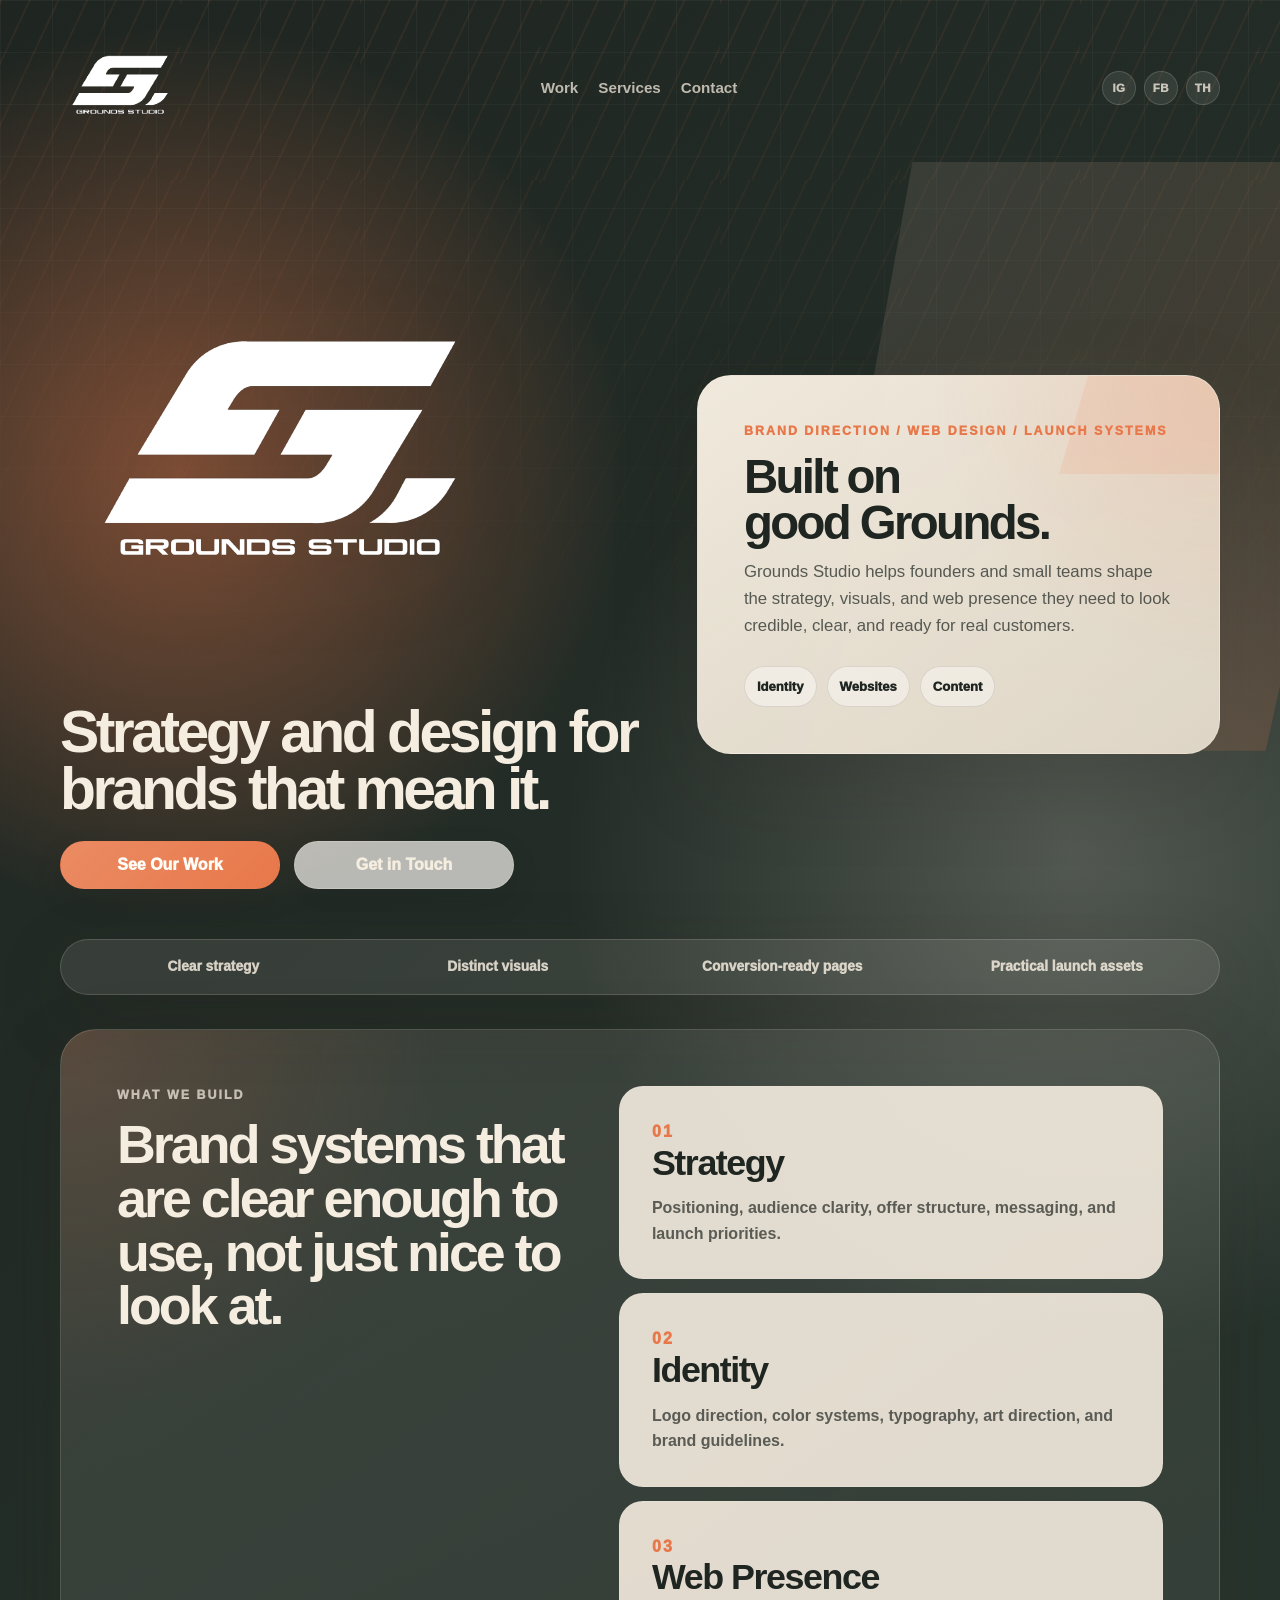
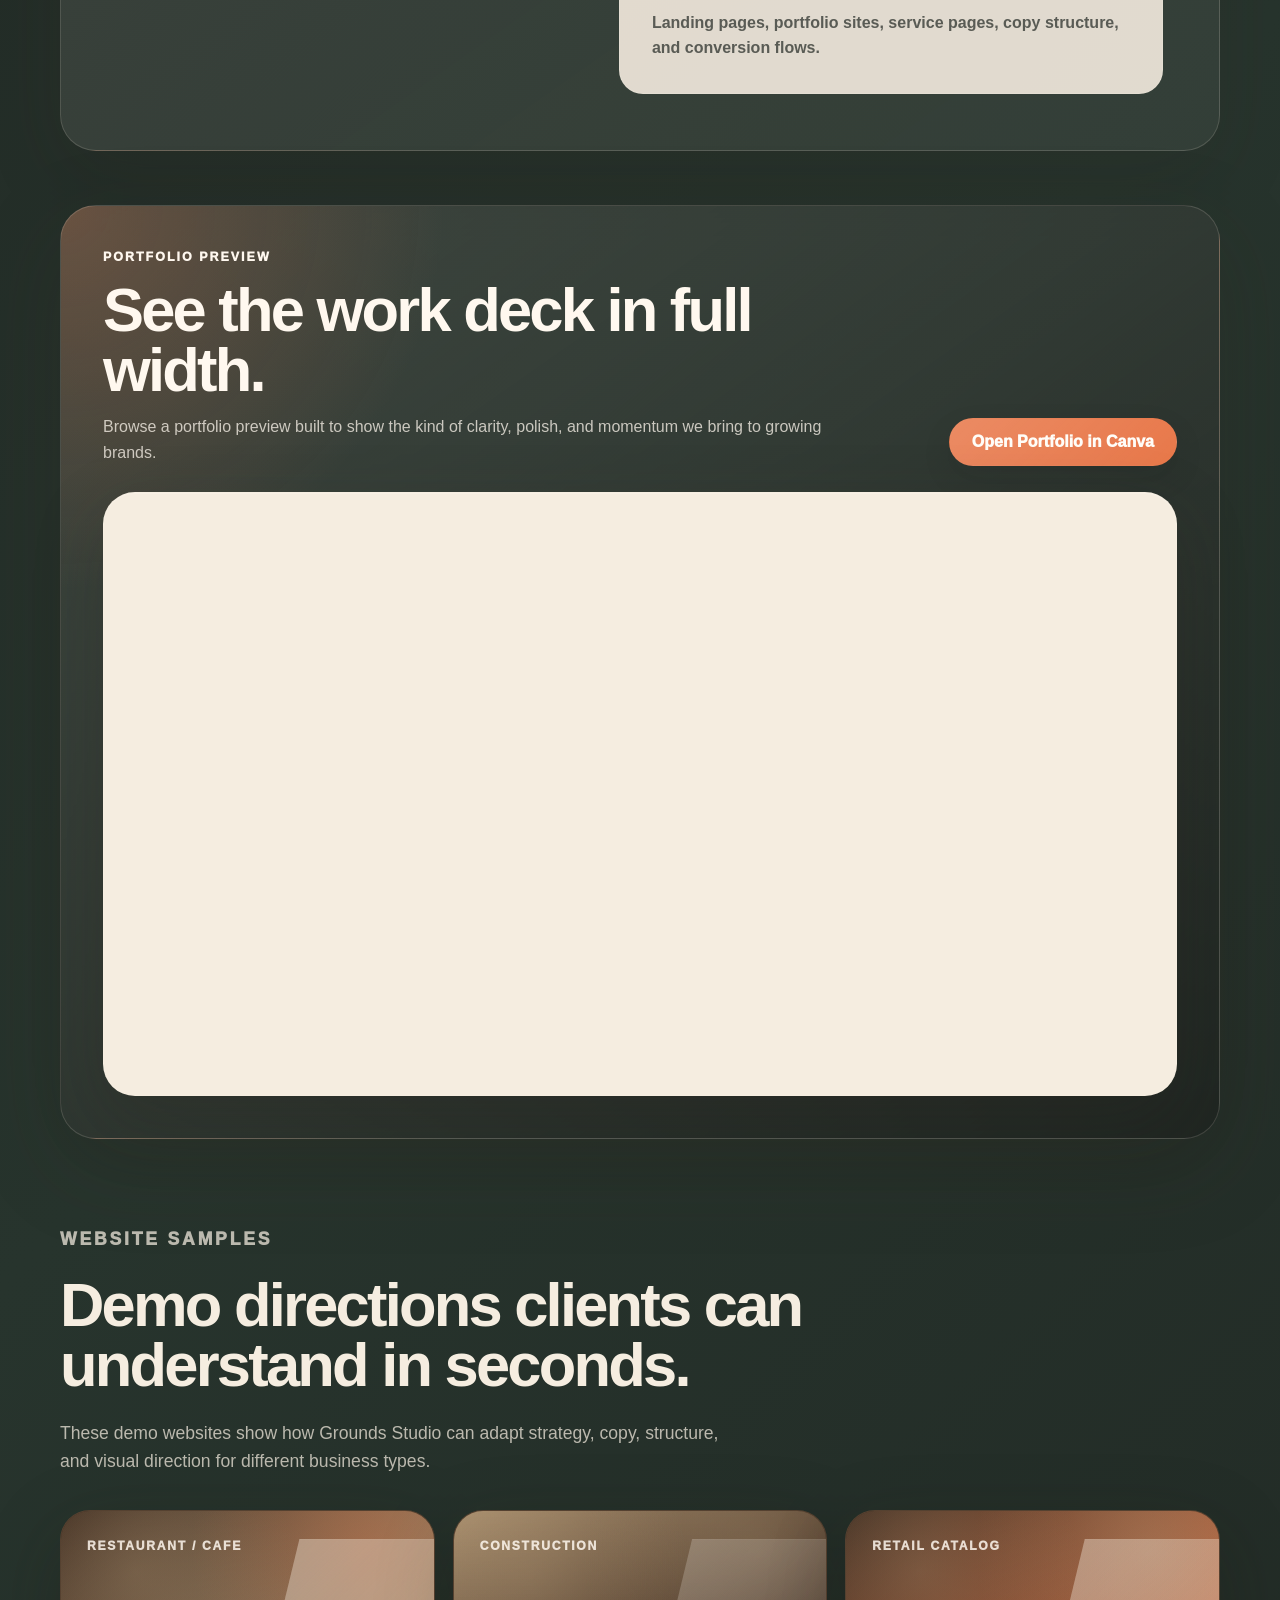
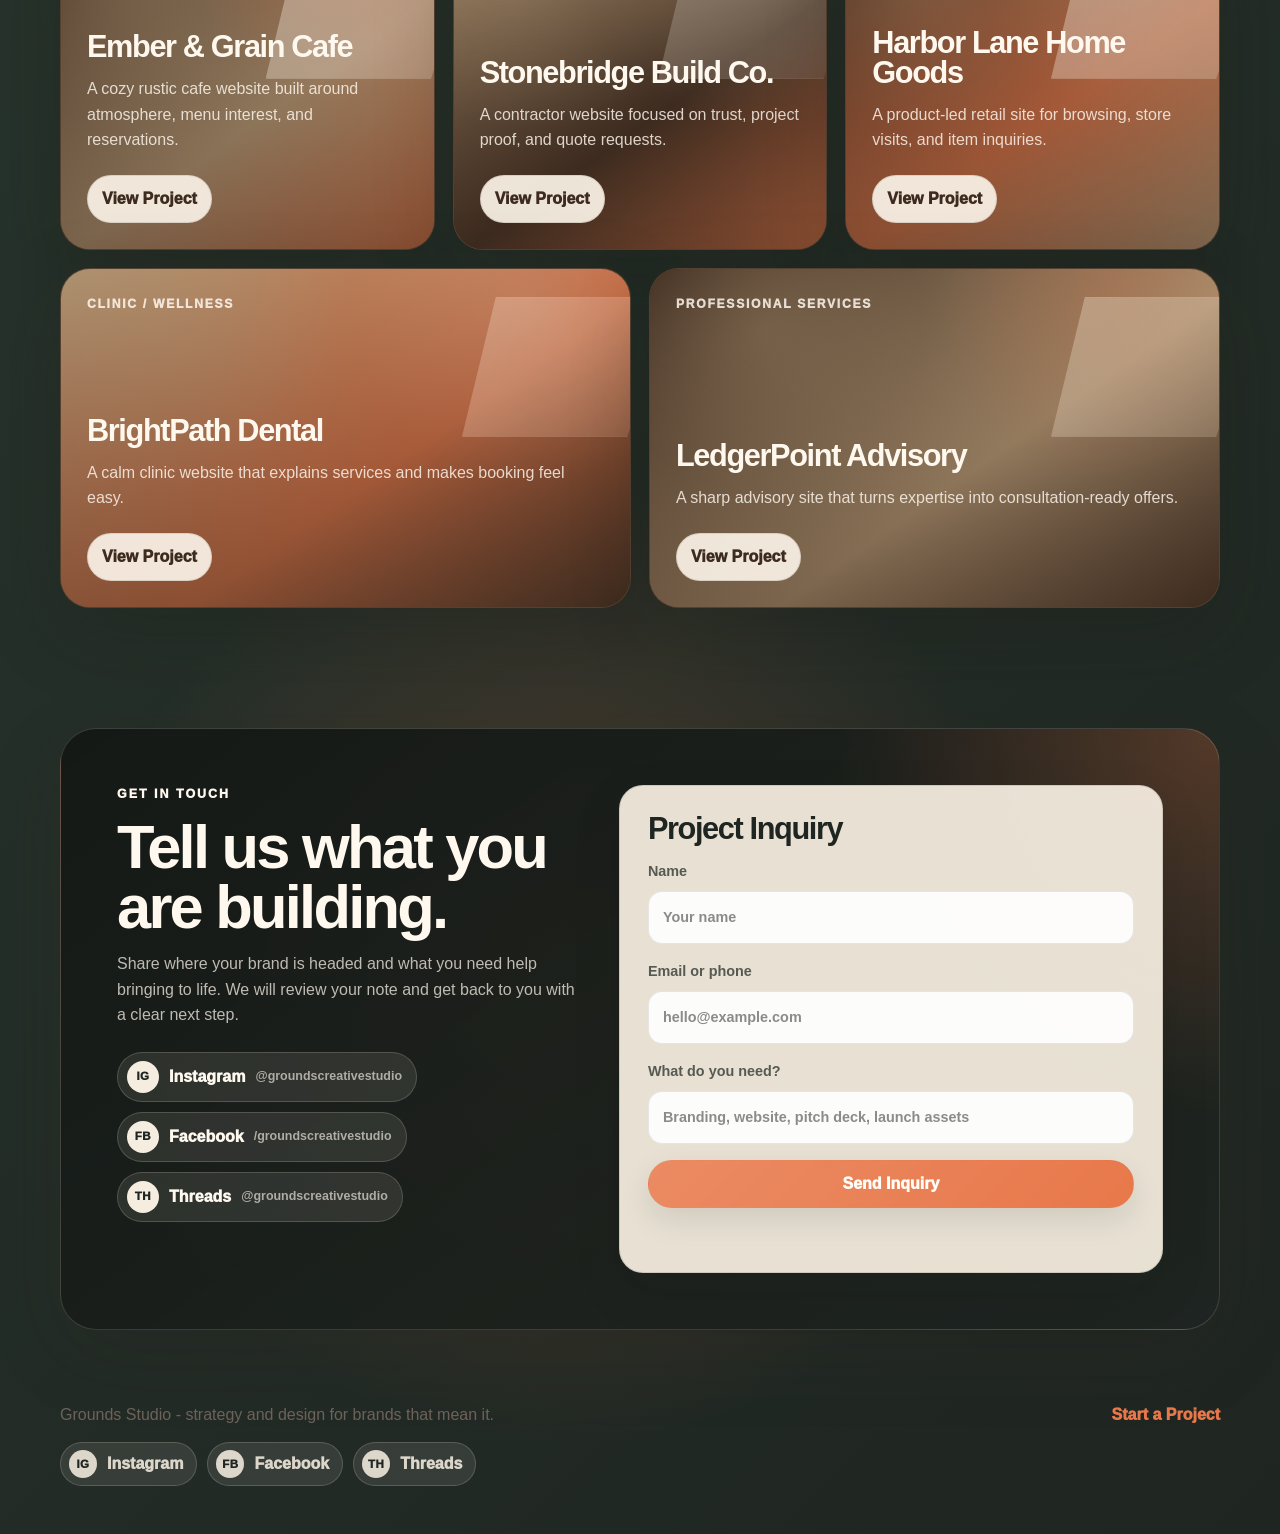
<file: index.html>
<!doctype html>
<html lang="en">
  <head>
    <meta charset="utf-8" />
    <meta name="viewport" content="width=device-width, initial-scale=1" />
    <title>Grounds Studio | Strategy and Design</title>
    <meta
      name="description"
      content="Grounds Studio creates strategy, identity, and website design for brands that mean it."
    />
    <link rel="stylesheet" href="styles.css?v=grounds-formsubmit-canva-15" />
    <script src="script.js?v=grounds-formsubmit-canva-15" defer></script>
  </head>
  <body class="grounds-page">
    <header class="grounds-hero-wrap">
      <nav class="site-shell topbar grounds-nav" aria-label="Grounds Studio navigation">
        <a class="grounds-nav-logo" href="index.html" aria-label="Grounds Studio home">
          <img
            class="grounds-nav-logo-image"
            src="grounds-studio-logo.svg?v=grounds-logo-svg-6"
            alt="Grounds Studio"
            width="120"
            height="78"
            style="display:block;width:120px;max-width:28vw;height:auto;"
          />
        </a>
        <div class="nav-links">
          <a href="#canva-portfolio">Work</a>
          <a href="#services">Services</a>
          <a href="#contact">Contact</a>
        </div>
        <div class="grounds-nav-socials" aria-label="Grounds Studio social links">
          <a
            href="https://www.instagram.com/groundscreativestudio/"
            target="_blank"
            rel="noopener noreferrer"
          >
            IG
          </a>
          <a
            href="https://facebook.com/groundscreativestudio"
            target="_blank"
            rel="noopener noreferrer"
          >
            FB
          </a>
          <a
            href="https://www.threads.com/@groundscreativestudio"
            target="_blank"
            rel="noopener noreferrer"
          >
            TH
          </a>
        </div>
      </nav>

      <section class="site-shell grounds-hero">
        <div class="grounds-hero-copy reveal">
          <div class="grounds-logo-lockup">
            <img
              class="grounds-logo-image"
              src="grounds-studio-logo.svg?v=grounds-logo-svg-6"
              alt="Grounds Studio"
              width="440"
              height="285"
              style="display:block;width:min(440px,100%);height:auto;"
            />
          </div>
          <p class="grounds-tagline">Strategy and design for brands that mean it.</p>
          <div class="grounds-cta-row" aria-label="Primary actions">
            <a
              class="button primary grounds-primary"
              href="#canva-portfolio"
            >
              See Our Work
            </a>
            <a class="button ghost grounds-secondary" href="#contact">Get in Touch</a>
          </div>
        </div>

        <aside class="grounds-hero-panel reveal" aria-label="Studio positioning">
          <p class="eyebrow">Brand Direction / Web Design / Launch Systems</p>
          <h1>Built on good Grounds.</h1>
          <p>
            Grounds Studio helps founders and small teams shape the strategy,
            visuals, and web presence they need to look credible, clear, and
            ready for real customers.
          </p>
          <div class="grounds-proof-row">
            <span>Identity</span>
            <span>Websites</span>
            <span>Content</span>
          </div>
        </aside>
      </section>
    </header>

    <main>
      <section class="site-shell grounds-strip" aria-label="Studio promise">
        <span>Clear strategy</span>
        <span>Distinct visuals</span>
        <span>Conversion-ready pages</span>
        <span>Practical launch assets</span>
      </section>

      <section class="site-shell grounds-services" id="services">
        <div>
          <p class="eyebrow">What We Build</p>
          <h2>Brand systems that are clear enough to use, not just nice to look at.</h2>
        </div>
        <div class="grounds-service-list">
          <article>
            <span>01</span>
            <h3>Strategy</h3>
            <p>Positioning, audience clarity, offer structure, messaging, and launch priorities.</p>
          </article>
          <article>
            <span>02</span>
            <h3>Identity</h3>
            <p>Logo direction, color systems, typography, art direction, and brand guidelines.</p>
          </article>
          <article>
            <span>03</span>
            <h3>Web Presence</h3>
            <p>Landing pages, portfolio sites, service pages, copy structure, and conversion flows.</p>
          </article>
        </div>
      </section>

      <section class="site-shell grounds-canva-section" id="canva-portfolio">
        <div class="grounds-canva-copy">
          <div>
            <p class="eyebrow">Portfolio Preview</p>
            <h2>See the work deck in full width.</h2>
            <p>
              Browse a portfolio preview built to show the kind of clarity, polish, and momentum we bring to growing brands.
            </p>
          </div>
          <a
            class="button primary grounds-primary"
            href="https://www.canva.com/design/DAHKUkD8mUM/ff1BPyAZ2dfxlM16P6AfAg/view?utm_content=DAHKUkD8mUM&utm_campaign=designshare&utm_medium=embeds&utm_source=link"
            target="_blank"
            rel="noopener noreferrer"
          >
            Open Portfolio in Canva
          </a>
        </div>

        <div class="grounds-canva-embed">
          <iframe
            class="grounds-canva-frame"
            loading="lazy"
            src="https://www.canva.com/design/DAHKUkD8mUM/ff1BPyAZ2dfxlM16P6AfAg/view?embed"
            title="Grounds Studio Portfolio and Value Deck"
            allowfullscreen
            allow="fullscreen"
          ></iframe>
        </div>
      </section>

      <section class="site-shell section-block grounds-section" id="portfolio">
        <div class="section-heading narrow">
          <p class="eyebrow">Website Samples</p>
          <h2>Demo directions clients can understand in seconds.</h2>
          <p>
            These demo websites show how Grounds Studio can adapt strategy,
            copy, structure, and visual direction for different business types.
          </p>
        </div>

        <div class="grounds-work-grid">
          <article class="grounds-work-card work-cafe">
            <span>Restaurant / Cafe</span>
            <h3>Ember &amp; Grain Cafe</h3>
            <p>A cozy rustic cafe website built around atmosphere, menu interest, and reservations.</p>
            <a href="restaurant.html">View Project</a>
          </article>

          <article class="grounds-work-card work-build">
            <span>Construction</span>
            <h3>Stonebridge Build Co.</h3>
            <p>A contractor website focused on trust, project proof, and quote requests.</p>
            <a href="construction.html">View Project</a>
          </article>

          <article class="grounds-work-card work-retail">
            <span>Retail Catalog</span>
            <h3>Harbor Lane Home Goods</h3>
            <p>A product-led retail site for browsing, store visits, and item inquiries.</p>
            <a href="retail.html">View Project</a>
          </article>

          <article class="grounds-work-card work-clinic">
            <span>Clinic / Wellness</span>
            <h3>BrightPath Dental</h3>
            <p>A calm clinic website that explains services and makes booking feel easy.</p>
            <a href="clinic.html">View Project</a>
          </article>

          <article class="grounds-work-card work-pro">
            <span>Professional Services</span>
            <h3>LedgerPoint Advisory</h3>
            <p>A sharp advisory site that turns expertise into consultation-ready offers.</p>
            <a href="professional.html">View Project</a>
          </article>
        </div>
      </section>

      

      <section class="site-shell grounds-contact" id="contact">
        <div class="grounds-contact-copy">
          <p class="eyebrow">Get In Touch</p>
          <h2>Tell us what you are building.</h2>
          <p>
            Share where your brand is headed and what you need help bringing
            to life. We will review your note and get back to you with a clear
            next step.
          </p>
          <div class="grounds-social-links grounds-contact-socials" aria-label="Grounds Studio social links">
            <a
              href="https://www.instagram.com/groundscreativestudio/"
              target="_blank"
              rel="noopener noreferrer"
              data-initial="IG"
            >
              <span>Instagram</span>
              <small>@groundscreativestudio</small>
            </a>
            <a
              href="https://facebook.com/groundscreativestudio"
              target="_blank"
              rel="noopener noreferrer"
              data-initial="FB"
            >
              <span>Facebook</span>
              <small>/groundscreativestudio</small>
            </a>
            <a
              href="https://www.threads.com/@groundscreativestudio"
              target="_blank"
              rel="noopener noreferrer"
              data-initial="TH"
            >
              <span>Threads</span>
              <small>@groundscreativestudio</small>
            </a>
          </div>
        </div>

        <form
          class="lead-form grounds-form"
          aria-label="Grounds Studio contact form"
          data-recipient="groundscreativestudio@gmail.com"
          action="https://formsubmit.co/groundscreativestudio@gmail.com"
          method="POST"
        >
          <h3>Project Inquiry</h3>
          <input type="hidden" name="_subject" value="New Grounds Studio project inquiry" />
          <input type="hidden" name="_template" value="table" />
          <input type="hidden" name="_captcha" value="false" />
          <label>
            Name
            <input name="name" type="text" placeholder="Your name" required />
          </label>
          <label>
            Email or phone
            <input name="contact" type="text" placeholder="hello@example.com" required />
          </label>
          <label>
            What do you need?
            <input
              name="need"
              type="text"
              placeholder="Branding, website, pitch deck, launch assets"
              required
            />
          </label>
          <button class="button primary grounds-primary" type="submit">Send Inquiry</button>
          <p class="form-status" role="status" aria-live="polite"></p>
        </form>
      </section>
    </main>

    <footer class="site-shell footer grounds-footer" id="socials">
      <div>
        <p>Grounds Studio - strategy and design for brands that mean it.</p>
        <div class="grounds-social-links grounds-footer-socials" aria-label="Grounds Studio social links">
          <a
            href="https://www.instagram.com/groundscreativestudio/"
            target="_blank"
            rel="noopener noreferrer"
            data-initial="IG"
          >
            <span>Instagram</span>
          </a>
          <a
            href="https://facebook.com/groundscreativestudio"
            target="_blank"
            rel="noopener noreferrer"
            data-initial="FB"
          >
            <span>Facebook</span>
          </a>
          <a
            href="https://www.threads.com/@groundscreativestudio"
            target="_blank"
            rel="noopener noreferrer"
            data-initial="TH"
          >
            <span>Threads</span>
          </a>
        </div>
      </div>
      <a href="#contact">Start a Project</a>
    </footer>
  </body>
</html>
</file>
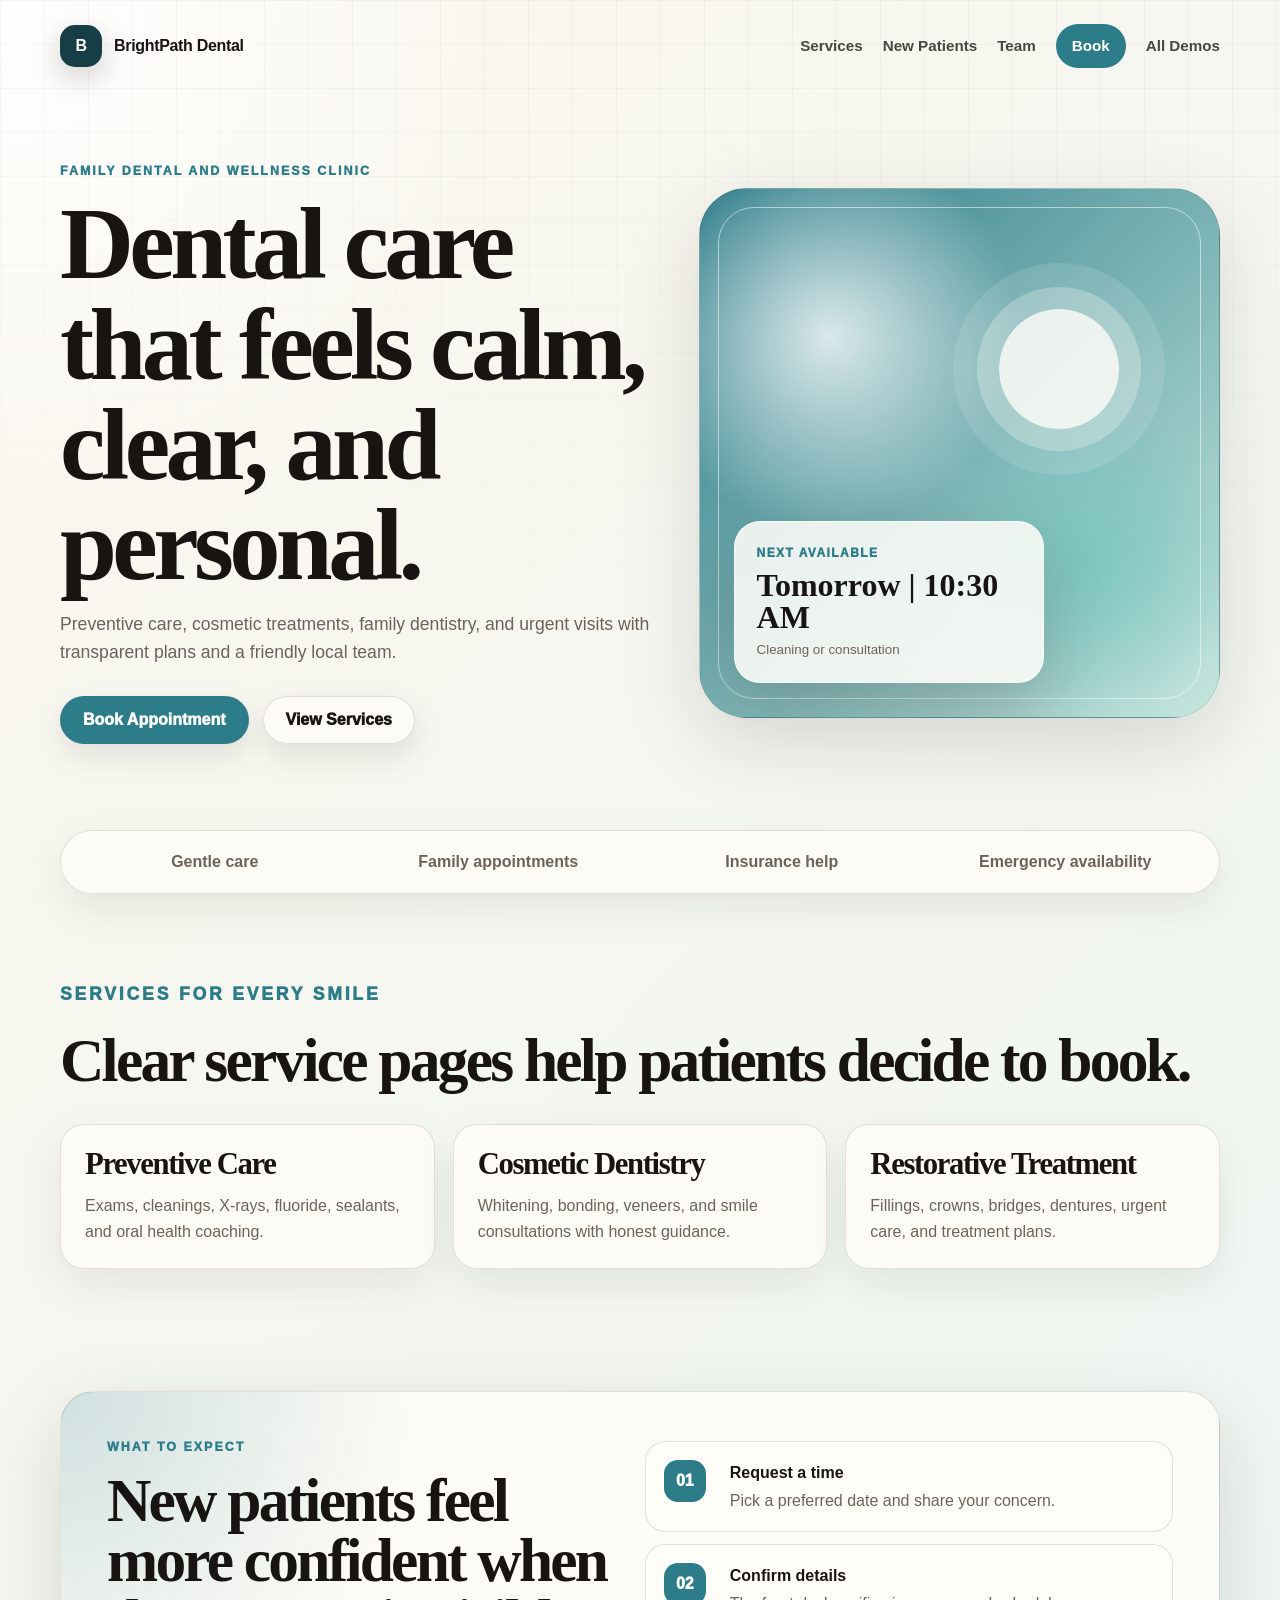
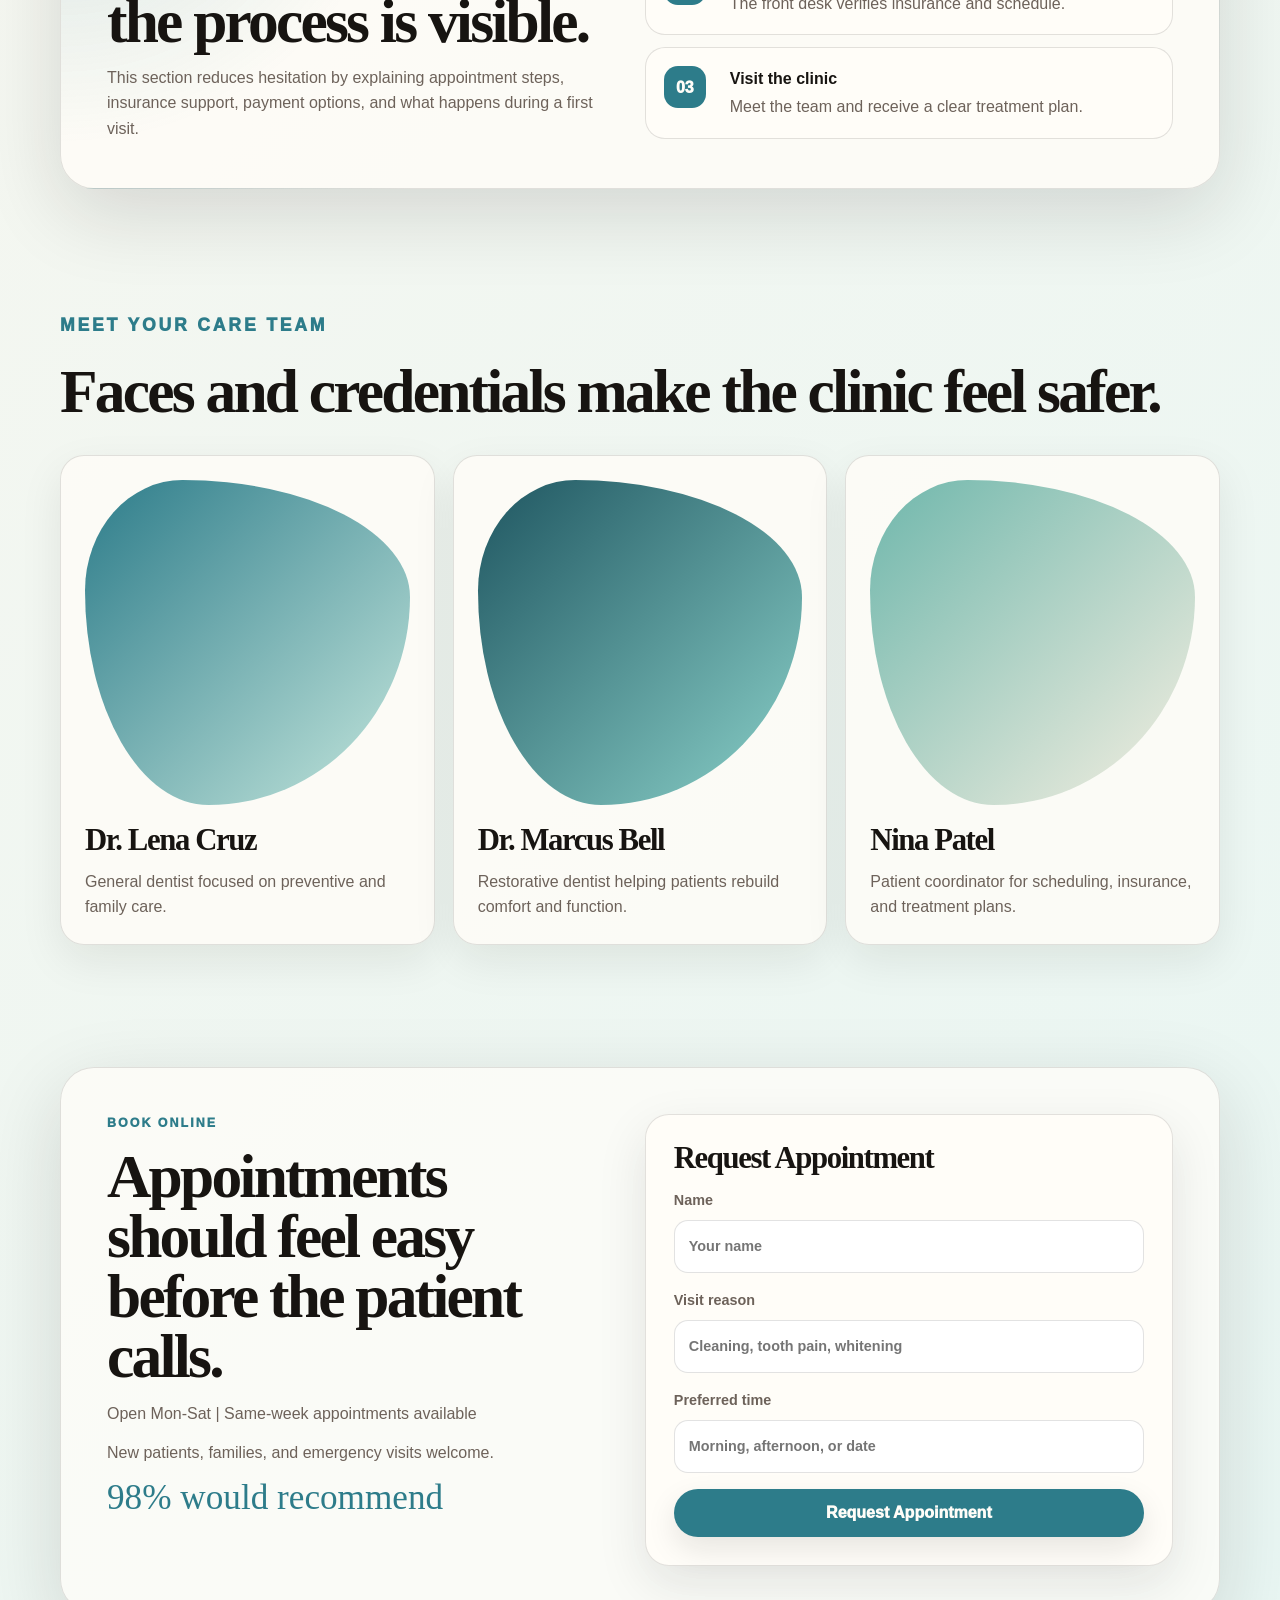
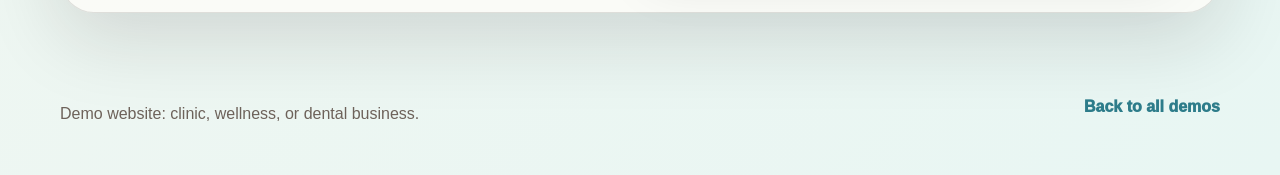
<file: clinic.html>
<!doctype html>
<html lang="en">
  <head>
    <meta charset="utf-8" />
    <meta name="viewport" content="width=device-width, initial-scale=1" />
    <title>BrightPath Dental &amp; Wellness</title>
    <meta
      name="description"
      content="Demo website for a clinic, wellness, or dental practice."
    />
    <link rel="stylesheet" href="styles.css" />
    <script src="script.js" defer></script>
  </head>
  <body class="business-page theme-clinic">
    <header class="site-shell">
      <nav class="topbar business-nav" aria-label="BrightPath navigation">
        <a class="brand-mark" href="clinic.html">
          <span class="brand-icon">B</span>
          <span>BrightPath Dental</span>
        </a>
        <button class="menu-toggle" type="button" aria-label="Toggle menu">Menu</button>
        <div class="nav-links">
          <a href="#services">Services</a>
          <a href="#patients">New Patients</a>
          <a href="#team">Team</a>
          <a class="nav-cta" href="#appointment">Book</a>
          <a href="index.html">All Demos</a>
        </div>
      </nav>
    </header>

    <main>
      <section class="site-shell hero business-hero">
        <div class="hero-copy reveal">
          <p class="eyebrow">Family Dental And Wellness Clinic</p>
          <h1>Dental care that feels calm, clear, and personal.</h1>
          <p>
            Preventive care, cosmetic treatments, family dentistry, and urgent
            visits with transparent plans and a friendly local team.
          </p>
          <div class="hero-actions">
            <a class="button primary" href="#appointment">Book Appointment</a>
            <a class="button ghost" href="#services">View Services</a>
          </div>
        </div>
        <div class="hero-visual clinic-visual reveal">
          <div class="appointment-card">
            <span>Next Available</span>
            <strong>Tomorrow | 10:30 AM</strong>
            <small>Cleaning or consultation</small>
          </div>
          <div class="pulse-dot"></div>
        </div>
      </section>

      <section class="site-shell reassurance-row">
        <span>Gentle care</span>
        <span>Family appointments</span>
        <span>Insurance help</span>
        <span>Emergency availability</span>
      </section>

      <section class="site-shell section-block" id="services">
        <div class="section-heading">
          <p class="eyebrow">Services For Every Smile</p>
          <h2>Clear service pages help patients decide to book.</h2>
        </div>
        <div class="card-grid three">
          <article class="service-card">
            <h3>Preventive Care</h3>
            <p>Exams, cleanings, X-rays, fluoride, sealants, and oral health coaching.</p>
          </article>
          <article class="service-card">
            <h3>Cosmetic Dentistry</h3>
            <p>Whitening, bonding, veneers, and smile consultations with honest guidance.</p>
          </article>
          <article class="service-card">
            <h3>Restorative Treatment</h3>
            <p>Fillings, crowns, bridges, dentures, urgent care, and treatment plans.</p>
          </article>
        </div>
      </section>

      <section class="site-shell split-panel aqua-panel" id="patients">
        <div>
          <p class="eyebrow">What To Expect</p>
          <h2>New patients feel more confident when the process is visible.</h2>
          <p>
            This section reduces hesitation by explaining appointment steps,
            insurance support, payment options, and what happens during a first
            visit.
          </p>
        </div>
        <div class="timeline">
          <div><span>01</span><strong>Request a time</strong><p>Pick a preferred date and share your concern.</p></div>
          <div><span>02</span><strong>Confirm details</strong><p>The front desk verifies insurance and schedule.</p></div>
          <div><span>03</span><strong>Visit the clinic</strong><p>Meet the team and receive a clear treatment plan.</p></div>
        </div>
      </section>

      <section class="site-shell section-block" id="team">
        <div class="section-heading">
          <p class="eyebrow">Meet Your Care Team</p>
          <h2>Faces and credentials make the clinic feel safer.</h2>
        </div>
        <div class="team-grid">
          <article>
            <div class="avatar avatar-one"></div>
            <h3>Dr. Lena Cruz</h3>
            <p>General dentist focused on preventive and family care.</p>
          </article>
          <article>
            <div class="avatar avatar-two"></div>
            <h3>Dr. Marcus Bell</h3>
            <p>Restorative dentist helping patients rebuild comfort and function.</p>
          </article>
          <article>
            <div class="avatar avatar-three"></div>
            <h3>Nina Patel</h3>
            <p>Patient coordinator for scheduling, insurance, and treatment plans.</p>
          </article>
        </div>
      </section>

      <section class="site-shell split-panel contact-panel" id="appointment">
        <div>
          <p class="eyebrow">Book Online</p>
          <h2>Appointments should feel easy before the patient calls.</h2>
          <p>Open Mon-Sat | Same-week appointments available</p>
          <p>New patients, families, and emergency visits welcome.</p>
          <p class="large-stat">98% would recommend</p>
        </div>
        <form class="lead-form" aria-label="Clinic appointment form">
          <h3>Request Appointment</h3>
          <label>
            Name
            <input type="text" placeholder="Your name" />
          </label>
          <label>
            Visit reason
            <input type="text" placeholder="Cleaning, tooth pain, whitening" />
          </label>
          <label>
            Preferred time
            <input type="text" placeholder="Morning, afternoon, or date" />
          </label>
          <button class="button primary" type="button">Request Appointment</button>
        </form>
      </section>
    </main>

    <footer class="site-shell footer">
      <p>Demo website: clinic, wellness, or dental business.</p>
      <a href="index.html">Back to all demos</a>
    </footer>
  </body>
</html>
</file>
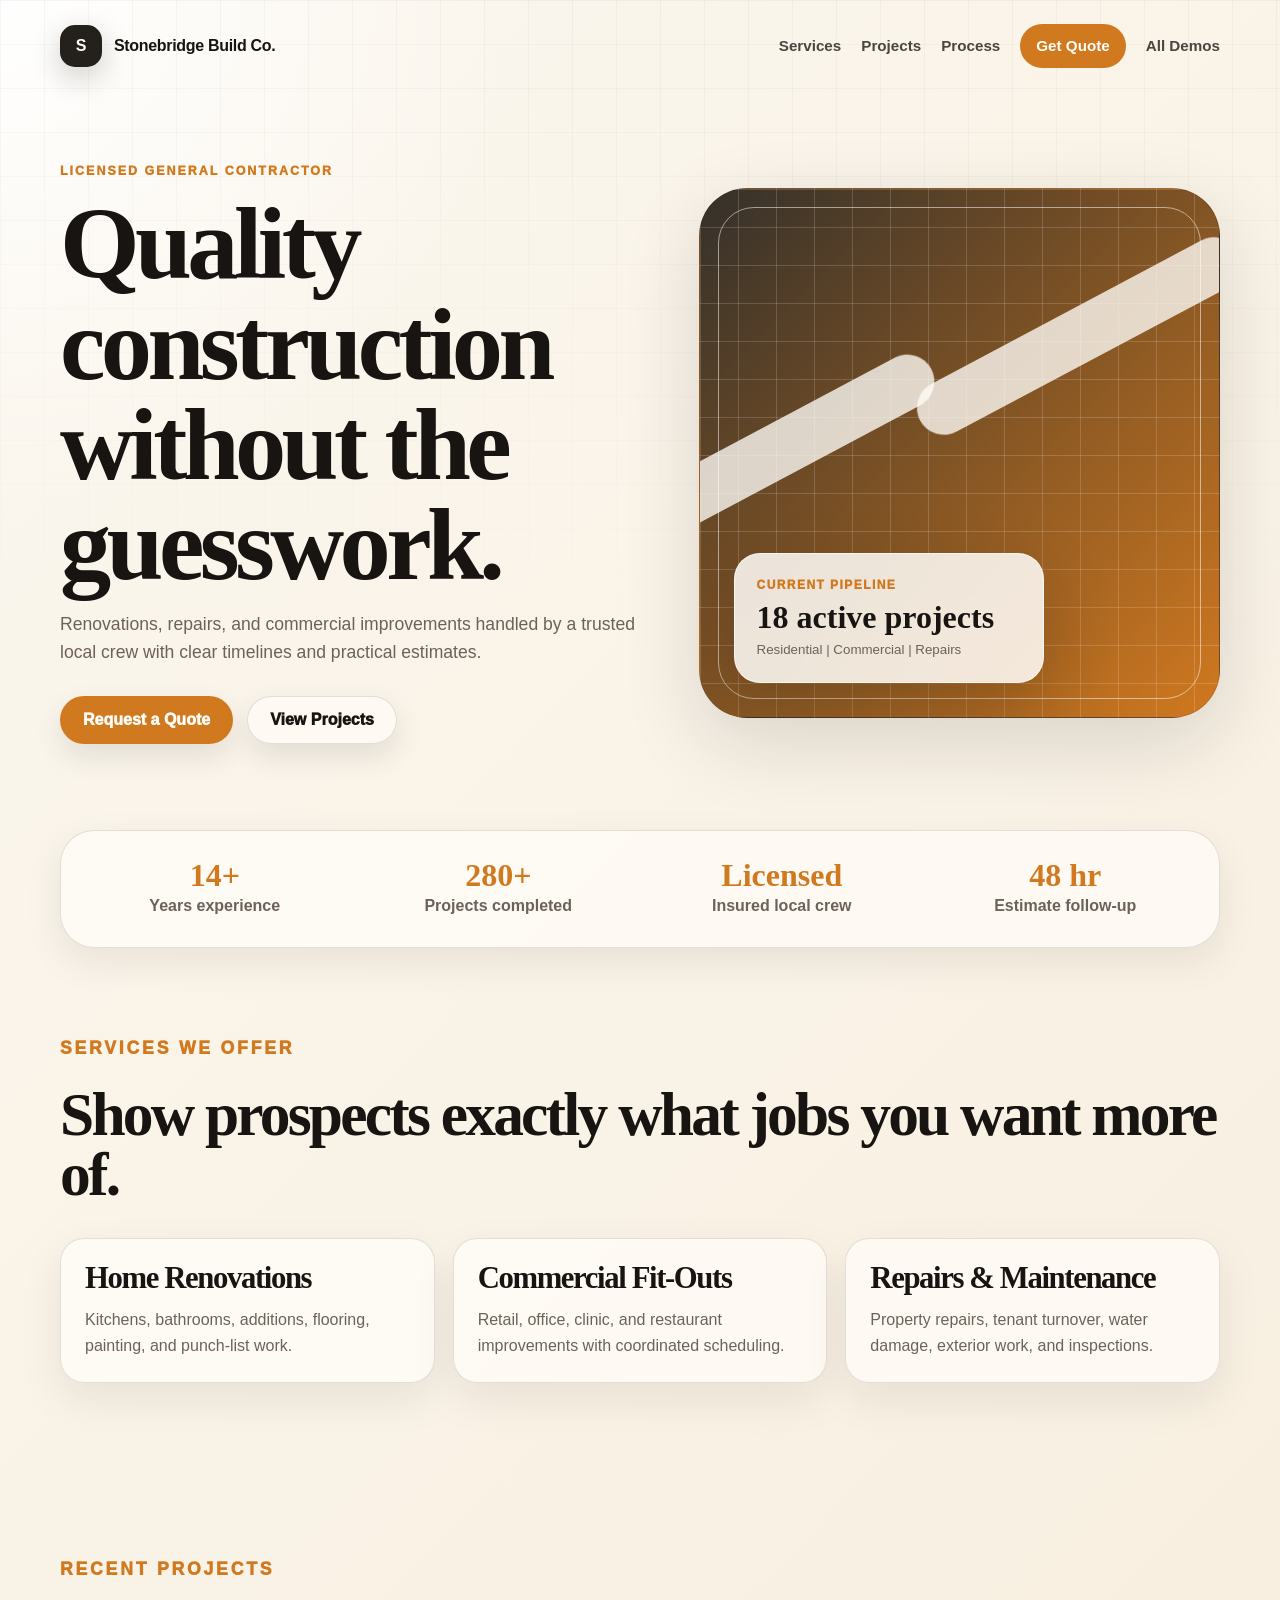
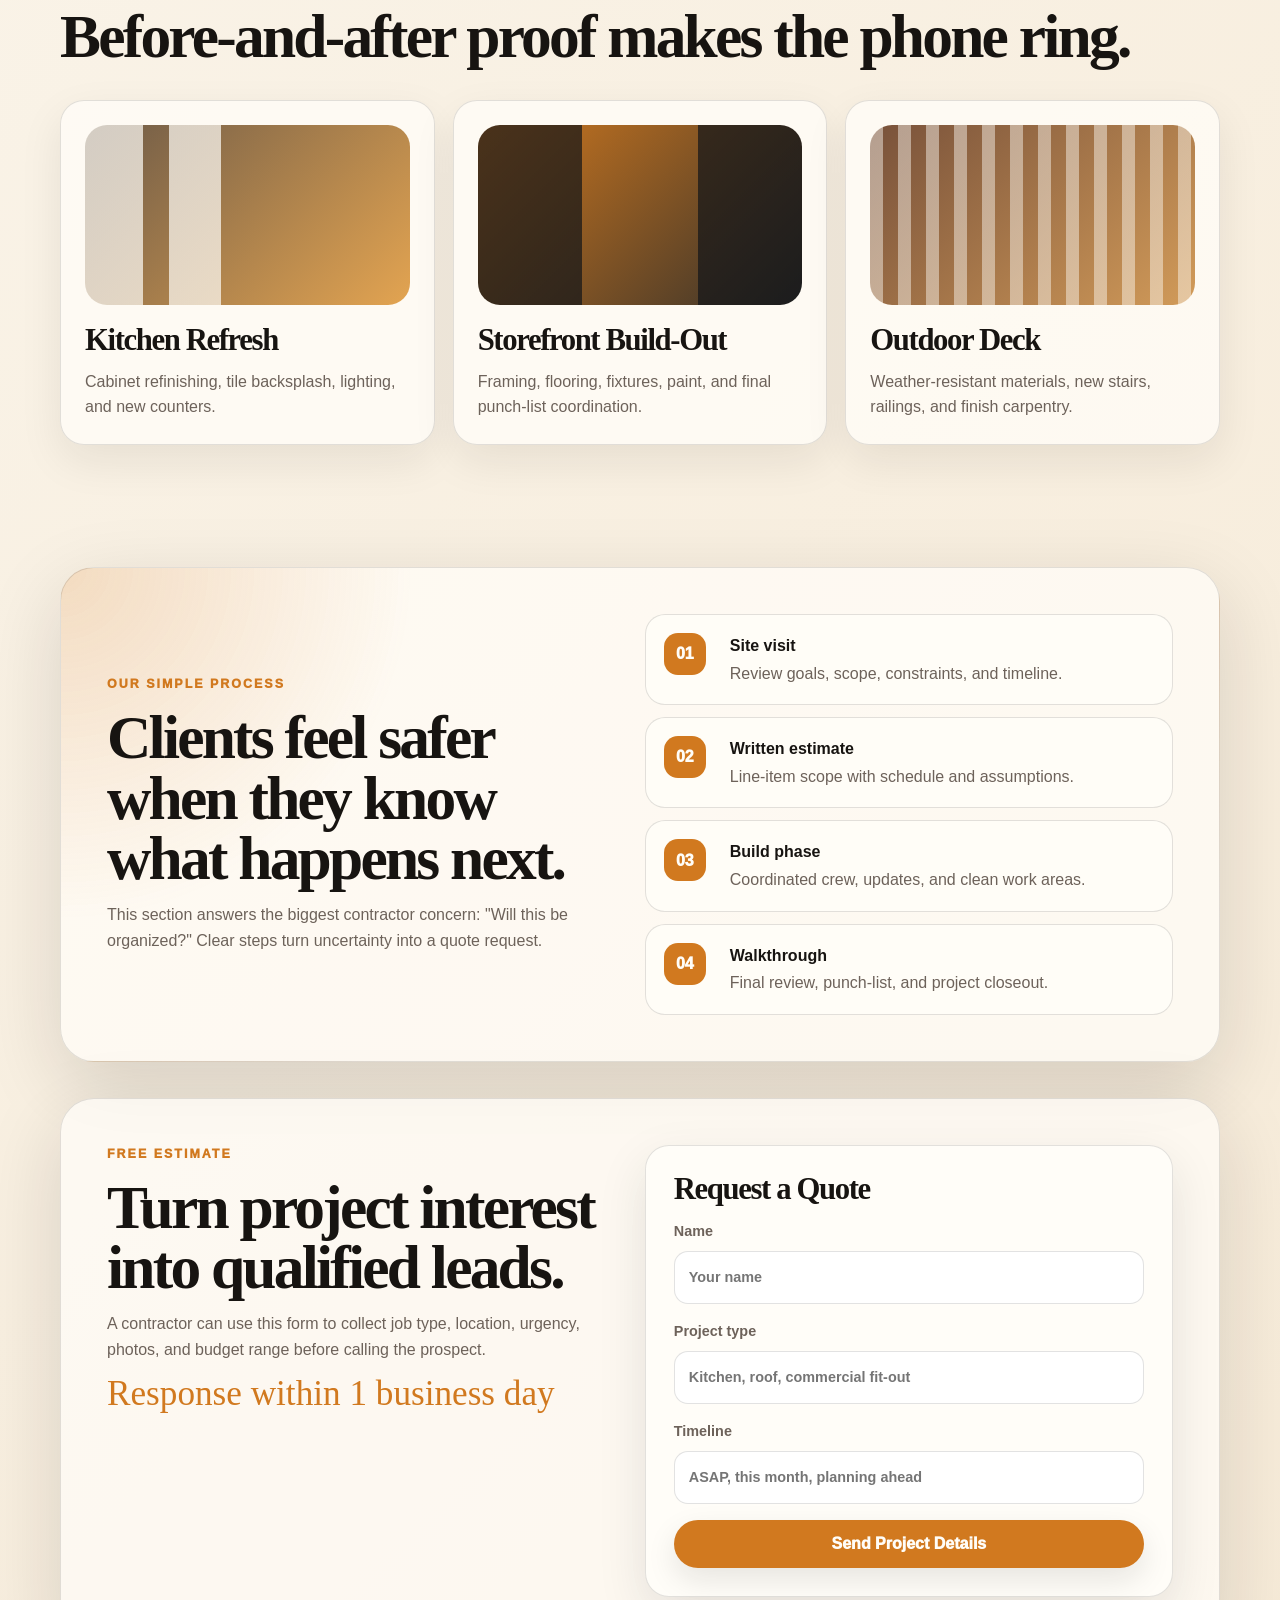
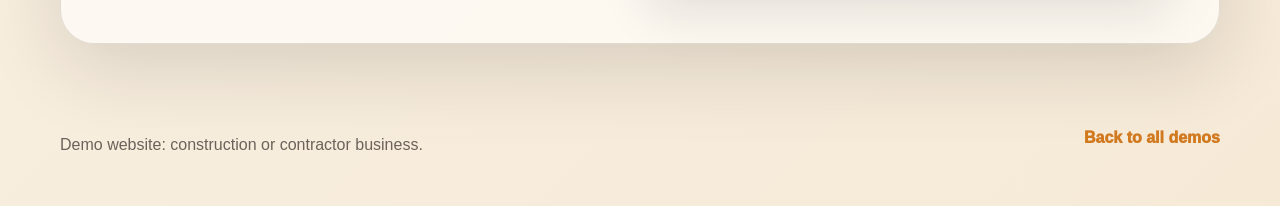
<file: construction.html>
<!doctype html>
<html lang="en">
  <head>
    <meta charset="utf-8" />
    <meta name="viewport" content="width=device-width, initial-scale=1" />
    <title>Stonebridge Build Co.</title>
    <meta
      name="description"
      content="Demo website for a contractor or construction company."
    />
    <link rel="stylesheet" href="styles.css" />
    <script src="script.js" defer></script>
  </head>
  <body class="business-page theme-construction">
    <header class="site-shell">
      <nav class="topbar business-nav" aria-label="Stonebridge navigation">
        <a class="brand-mark" href="construction.html">
          <span class="brand-icon">S</span>
          <span>Stonebridge Build Co.</span>
        </a>
        <button class="menu-toggle" type="button" aria-label="Toggle menu">Menu</button>
        <div class="nav-links">
          <a href="#services">Services</a>
          <a href="#projects">Projects</a>
          <a href="#process">Process</a>
          <a class="nav-cta" href="#quote">Get Quote</a>
          <a href="index.html">All Demos</a>
        </div>
      </nav>
    </header>

    <main>
      <section class="site-shell hero business-hero">
        <div class="hero-copy reveal">
          <p class="eyebrow">Licensed General Contractor</p>
          <h1>Quality construction without the guesswork.</h1>
          <p>
            Renovations, repairs, and commercial improvements handled by a
            trusted local crew with clear timelines and practical estimates.
          </p>
          <div class="hero-actions">
            <a class="button primary" href="#quote">Request a Quote</a>
            <a class="button ghost" href="#projects">View Projects</a>
          </div>
        </div>
        <div class="hero-visual build-visual reveal">
          <div class="blueprint-card">
            <span>Current Pipeline</span>
            <strong>18 active projects</strong>
            <small>Residential | Commercial | Repairs</small>
          </div>
          <div class="beam beam-one"></div>
          <div class="beam beam-two"></div>
        </div>
      </section>

      <section class="site-shell stats-strip">
        <div><strong>14+</strong><span>Years experience</span></div>
        <div><strong>280+</strong><span>Projects completed</span></div>
        <div><strong>Licensed</strong><span>Insured local crew</span></div>
        <div><strong>48 hr</strong><span>Estimate follow-up</span></div>
      </section>

      <section class="site-shell section-block" id="services">
        <div class="section-heading">
          <p class="eyebrow">Services We Offer</p>
          <h2>Show prospects exactly what jobs you want more of.</h2>
        </div>
        <div class="card-grid three">
          <article class="service-card">
            <h3>Home Renovations</h3>
            <p>Kitchens, bathrooms, additions, flooring, painting, and punch-list work.</p>
          </article>
          <article class="service-card">
            <h3>Commercial Fit-Outs</h3>
            <p>Retail, office, clinic, and restaurant improvements with coordinated scheduling.</p>
          </article>
          <article class="service-card">
            <h3>Repairs &amp; Maintenance</h3>
            <p>Property repairs, tenant turnover, water damage, exterior work, and inspections.</p>
          </article>
        </div>
      </section>

      <section class="site-shell section-block" id="projects">
        <div class="section-heading">
          <p class="eyebrow">Recent Projects</p>
          <h2>Before-and-after proof makes the phone ring.</h2>
        </div>
        <div class="project-grid">
          <article class="project-card">
            <div class="project-image kitchen"></div>
            <h3>Kitchen Refresh</h3>
            <p>Cabinet refinishing, tile backsplash, lighting, and new counters.</p>
          </article>
          <article class="project-card">
            <div class="project-image storefront"></div>
            <h3>Storefront Build-Out</h3>
            <p>Framing, flooring, fixtures, paint, and final punch-list coordination.</p>
          </article>
          <article class="project-card">
            <div class="project-image deck"></div>
            <h3>Outdoor Deck</h3>
            <p>Weather-resistant materials, new stairs, railings, and finish carpentry.</p>
          </article>
        </div>
      </section>

      <section class="site-shell split-panel steel-panel" id="process">
        <div>
          <p class="eyebrow">Our Simple Process</p>
          <h2>Clients feel safer when they know what happens next.</h2>
          <p>
            This section answers the biggest contractor concern: "Will this be
            organized?" Clear steps turn uncertainty into a quote request.
          </p>
        </div>
        <div class="timeline">
          <div><span>01</span><strong>Site visit</strong><p>Review goals, scope, constraints, and timeline.</p></div>
          <div><span>02</span><strong>Written estimate</strong><p>Line-item scope with schedule and assumptions.</p></div>
          <div><span>03</span><strong>Build phase</strong><p>Coordinated crew, updates, and clean work areas.</p></div>
          <div><span>04</span><strong>Walkthrough</strong><p>Final review, punch-list, and project closeout.</p></div>
        </div>
      </section>

      <section class="site-shell split-panel contact-panel" id="quote">
        <div>
          <p class="eyebrow">Free Estimate</p>
          <h2>Turn project interest into qualified leads.</h2>
          <p>
            A contractor can use this form to collect job type, location,
            urgency, photos, and budget range before calling the prospect.
          </p>
          <p class="large-stat">Response within 1 business day</p>
        </div>
        <form class="lead-form" aria-label="Construction quote form">
          <h3>Request a Quote</h3>
          <label>
            Name
            <input type="text" placeholder="Your name" />
          </label>
          <label>
            Project type
            <input type="text" placeholder="Kitchen, roof, commercial fit-out" />
          </label>
          <label>
            Timeline
            <input type="text" placeholder="ASAP, this month, planning ahead" />
          </label>
          <button class="button primary" type="button">Send Project Details</button>
        </form>
      </section>
    </main>

    <footer class="site-shell footer">
      <p>Demo website: construction or contractor business.</p>
      <a href="index.html">Back to all demos</a>
    </footer>
  </body>
</html>
</file>
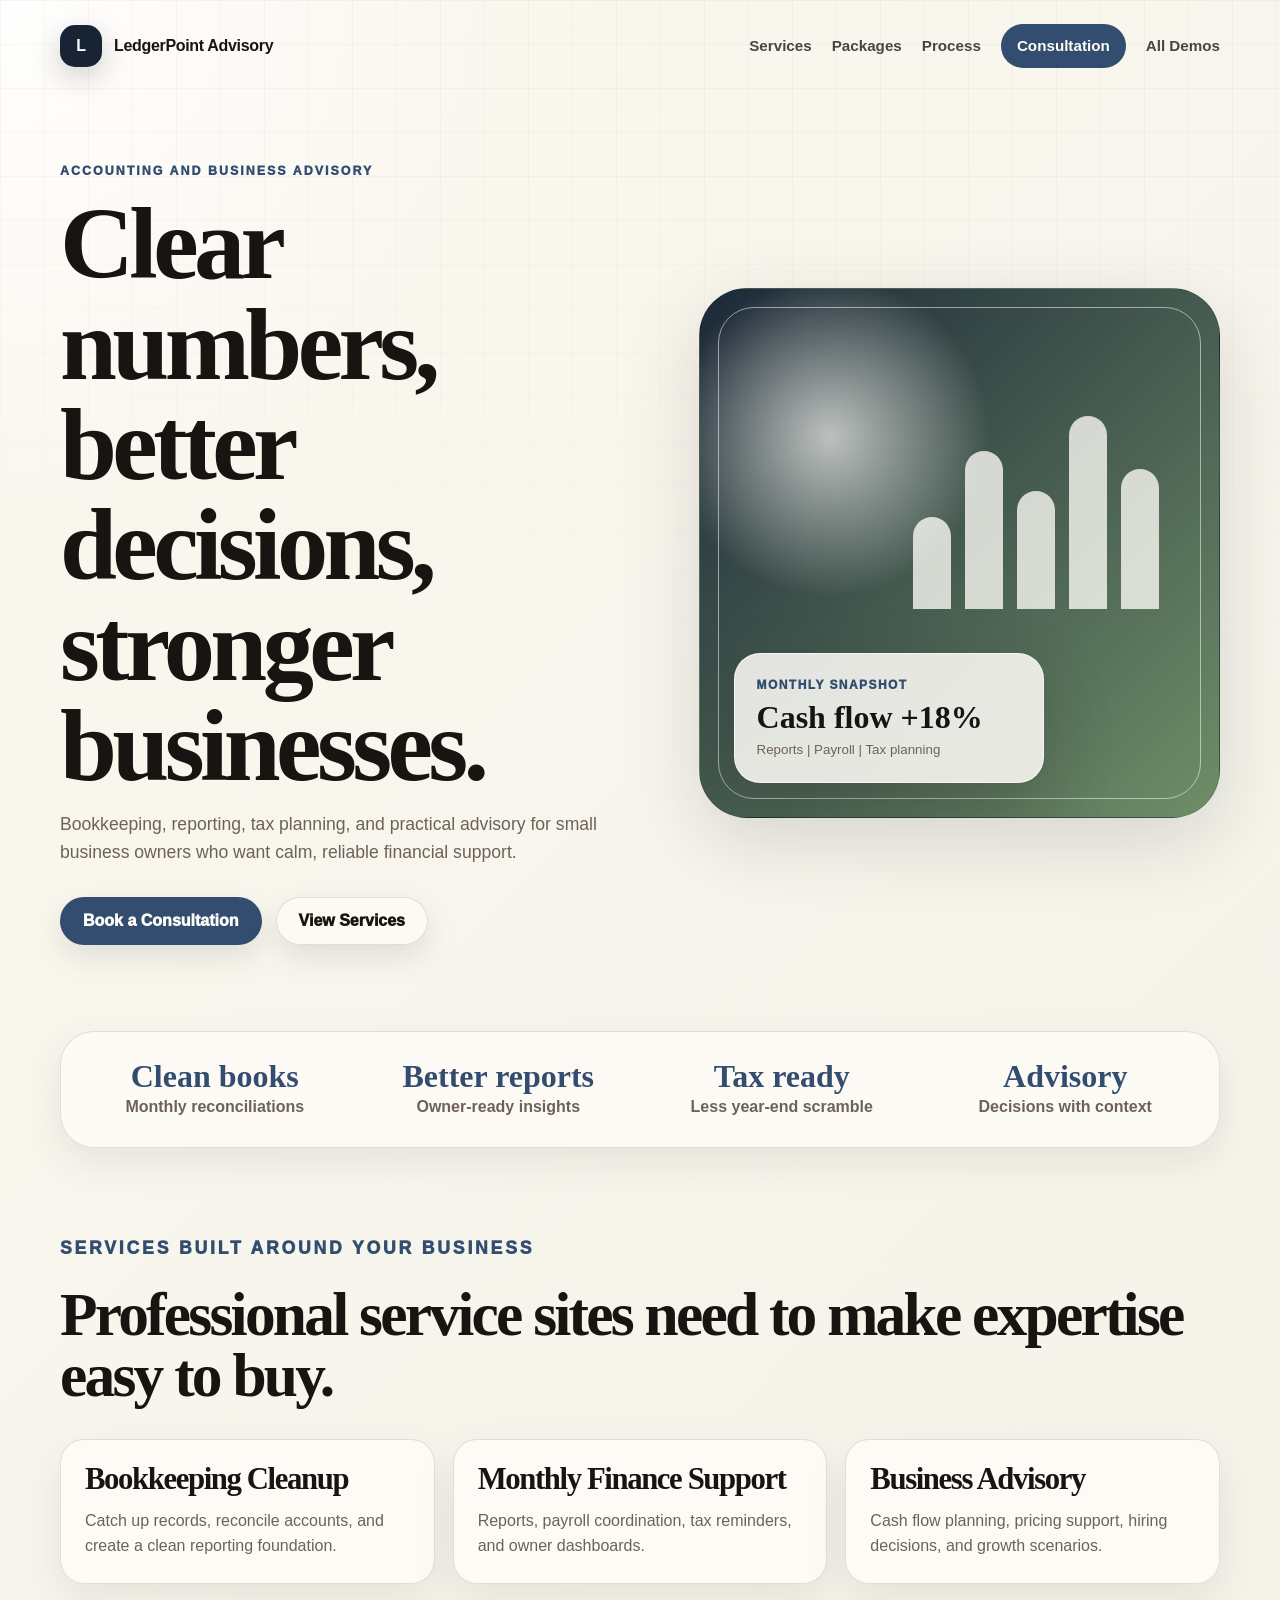
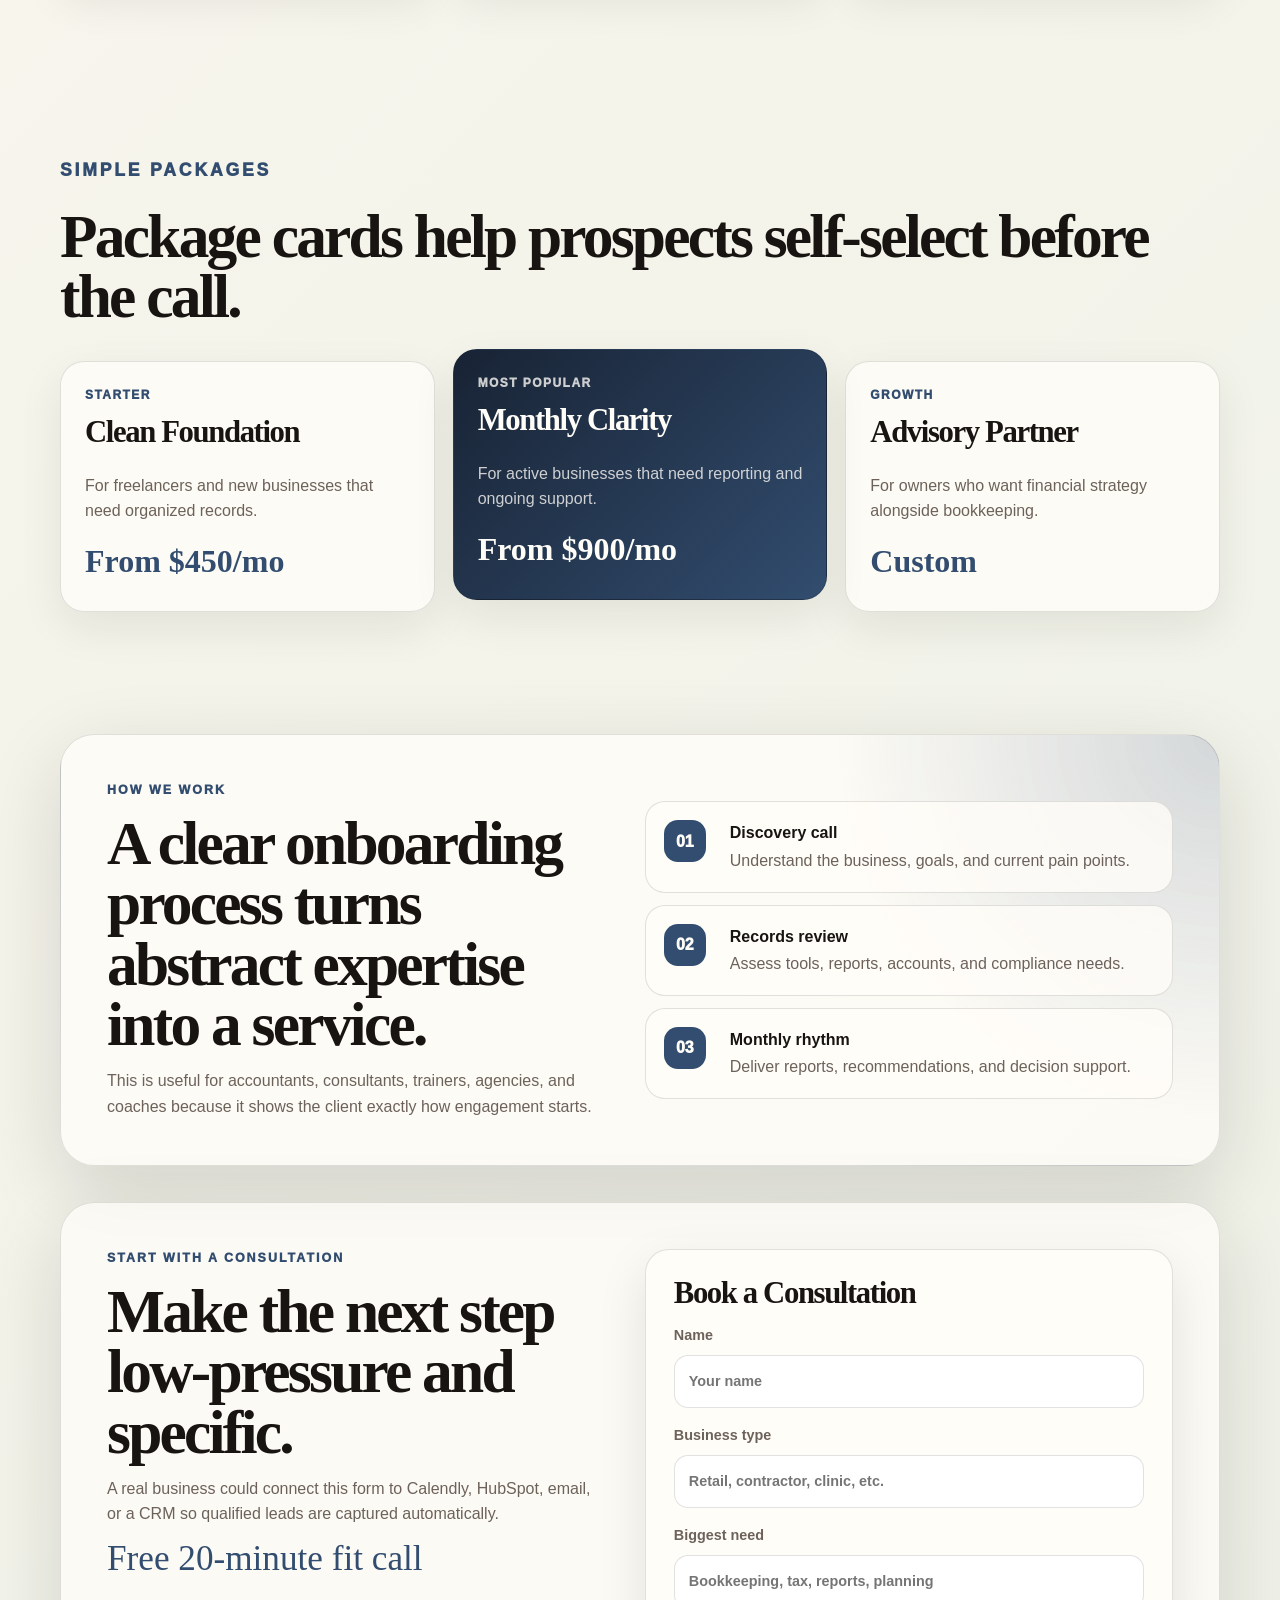
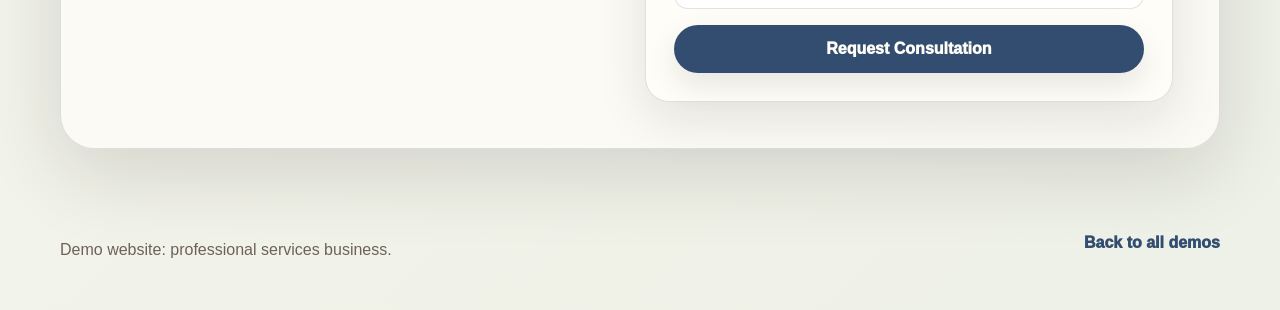
<file: professional.html>
<!doctype html>
<html lang="en">
  <head>
    <meta charset="utf-8" />
    <meta name="viewport" content="width=device-width, initial-scale=1" />
    <title>LedgerPoint Advisory</title>
    <meta
      name="description"
      content="Demo website for professional services such as accounting, consulting, or training."
    />
    <link rel="stylesheet" href="styles.css" />
    <script src="script.js" defer></script>
  </head>
  <body class="business-page theme-professional">
    <header class="site-shell">
      <nav class="topbar business-nav" aria-label="LedgerPoint navigation">
        <a class="brand-mark" href="professional.html">
          <span class="brand-icon">L</span>
          <span>LedgerPoint Advisory</span>
        </a>
        <button class="menu-toggle" type="button" aria-label="Toggle menu">Menu</button>
        <div class="nav-links">
          <a href="#services">Services</a>
          <a href="#packages">Packages</a>
          <a href="#process">Process</a>
          <a class="nav-cta" href="#consultation">Consultation</a>
          <a href="index.html">All Demos</a>
        </div>
      </nav>
    </header>

    <main>
      <section class="site-shell hero business-hero">
        <div class="hero-copy reveal">
          <p class="eyebrow">Accounting And Business Advisory</p>
          <h1>Clear numbers, better decisions, stronger businesses.</h1>
          <p>
            Bookkeeping, reporting, tax planning, and practical advisory for
            small business owners who want calm, reliable financial support.
          </p>
          <div class="hero-actions">
            <a class="button primary" href="#consultation">Book a Consultation</a>
            <a class="button ghost" href="#services">View Services</a>
          </div>
        </div>
        <div class="hero-visual advisory-visual reveal">
          <div class="dashboard-card">
            <span>Monthly Snapshot</span>
            <strong>Cash flow +18%</strong>
            <small>Reports | Payroll | Tax planning</small>
          </div>
          <div class="chart-bars">
            <i></i><i></i><i></i><i></i><i></i>
          </div>
        </div>
      </section>

      <section class="site-shell stats-strip">
        <div><strong>Clean books</strong><span>Monthly reconciliations</span></div>
        <div><strong>Better reports</strong><span>Owner-ready insights</span></div>
        <div><strong>Tax ready</strong><span>Less year-end scramble</span></div>
        <div><strong>Advisory</strong><span>Decisions with context</span></div>
      </section>

      <section class="site-shell section-block" id="services">
        <div class="section-heading">
          <p class="eyebrow">Services Built Around Your Business</p>
          <h2>Professional service sites need to make expertise easy to buy.</h2>
        </div>
        <div class="card-grid three">
          <article class="service-card">
            <h3>Bookkeeping Cleanup</h3>
            <p>Catch up records, reconcile accounts, and create a clean reporting foundation.</p>
          </article>
          <article class="service-card">
            <h3>Monthly Finance Support</h3>
            <p>Reports, payroll coordination, tax reminders, and owner dashboards.</p>
          </article>
          <article class="service-card">
            <h3>Business Advisory</h3>
            <p>Cash flow planning, pricing support, hiring decisions, and growth scenarios.</p>
          </article>
        </div>
      </section>

      <section class="site-shell section-block" id="packages">
        <div class="section-heading">
          <p class="eyebrow">Simple Packages</p>
          <h2>Package cards help prospects self-select before the call.</h2>
        </div>
        <div class="pricing-grid">
          <article>
            <span>Starter</span>
            <h3>Clean Foundation</h3>
            <p>For freelancers and new businesses that need organized records.</p>
            <strong>From $450/mo</strong>
          </article>
          <article class="featured-price">
            <span>Most Popular</span>
            <h3>Monthly Clarity</h3>
            <p>For active businesses that need reporting and ongoing support.</p>
            <strong>From $900/mo</strong>
          </article>
          <article>
            <span>Growth</span>
            <h3>Advisory Partner</h3>
            <p>For owners who want financial strategy alongside bookkeeping.</p>
            <strong>Custom</strong>
          </article>
        </div>
      </section>

      <section class="site-shell split-panel ink-panel" id="process">
        <div>
          <p class="eyebrow">How We Work</p>
          <h2>A clear onboarding process turns abstract expertise into a service.</h2>
          <p>
            This is useful for accountants, consultants, trainers, agencies, and
            coaches because it shows the client exactly how engagement starts.
          </p>
        </div>
        <div class="timeline">
          <div><span>01</span><strong>Discovery call</strong><p>Understand the business, goals, and current pain points.</p></div>
          <div><span>02</span><strong>Records review</strong><p>Assess tools, reports, accounts, and compliance needs.</p></div>
          <div><span>03</span><strong>Monthly rhythm</strong><p>Deliver reports, recommendations, and decision support.</p></div>
        </div>
      </section>

      <section class="site-shell split-panel contact-panel" id="consultation">
        <div>
          <p class="eyebrow">Start With A Consultation</p>
          <h2>Make the next step low-pressure and specific.</h2>
          <p>
            A real business could connect this form to Calendly, HubSpot, email,
            or a CRM so qualified leads are captured automatically.
          </p>
          <p class="large-stat">Free 20-minute fit call</p>
        </div>
        <form class="lead-form" aria-label="Consultation booking form">
          <h3>Book a Consultation</h3>
          <label>
            Name
            <input type="text" placeholder="Your name" />
          </label>
          <label>
            Business type
            <input type="text" placeholder="Retail, contractor, clinic, etc." />
          </label>
          <label>
            Biggest need
            <input type="text" placeholder="Bookkeeping, tax, reports, planning" />
          </label>
          <button class="button primary" type="button">Request Consultation</button>
        </form>
      </section>
    </main>

    <footer class="site-shell footer">
      <p>Demo website: professional services business.</p>
      <a href="index.html">Back to all demos</a>
    </footer>
  </body>
</html>
</file>
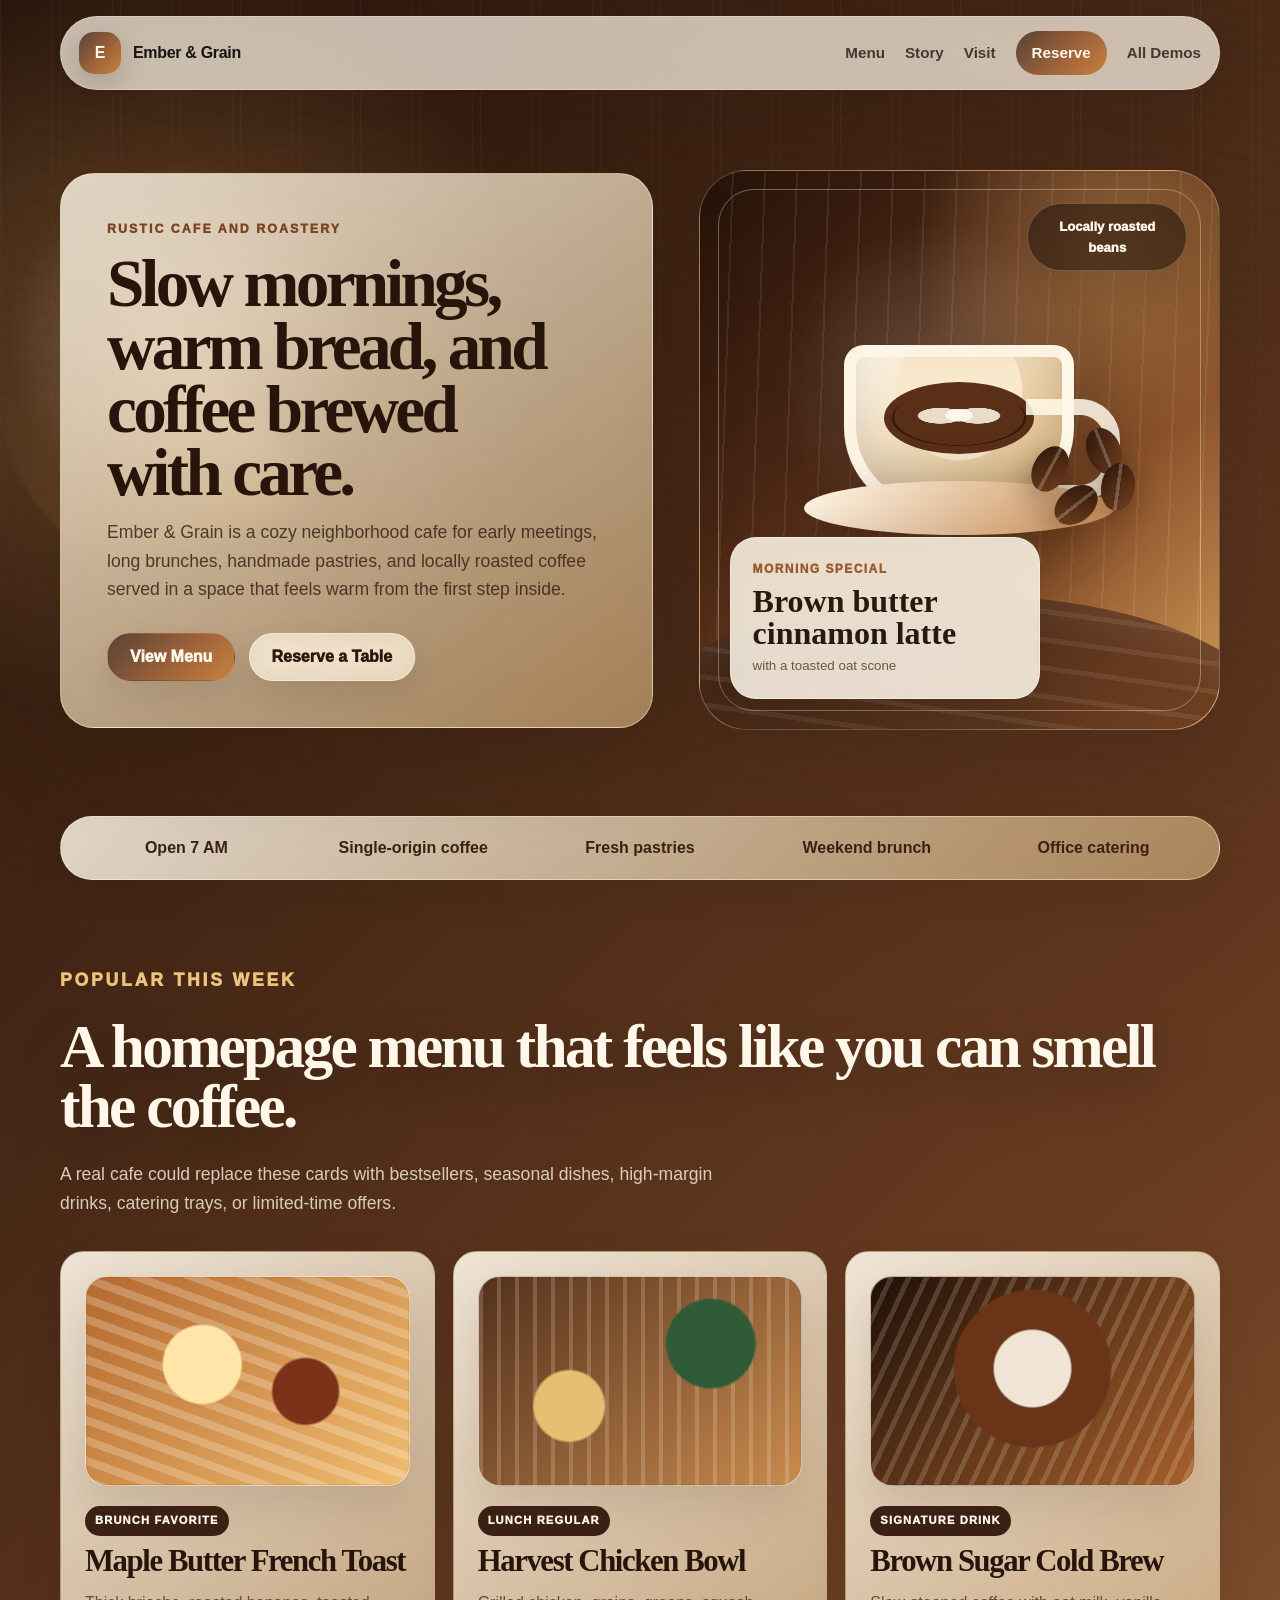
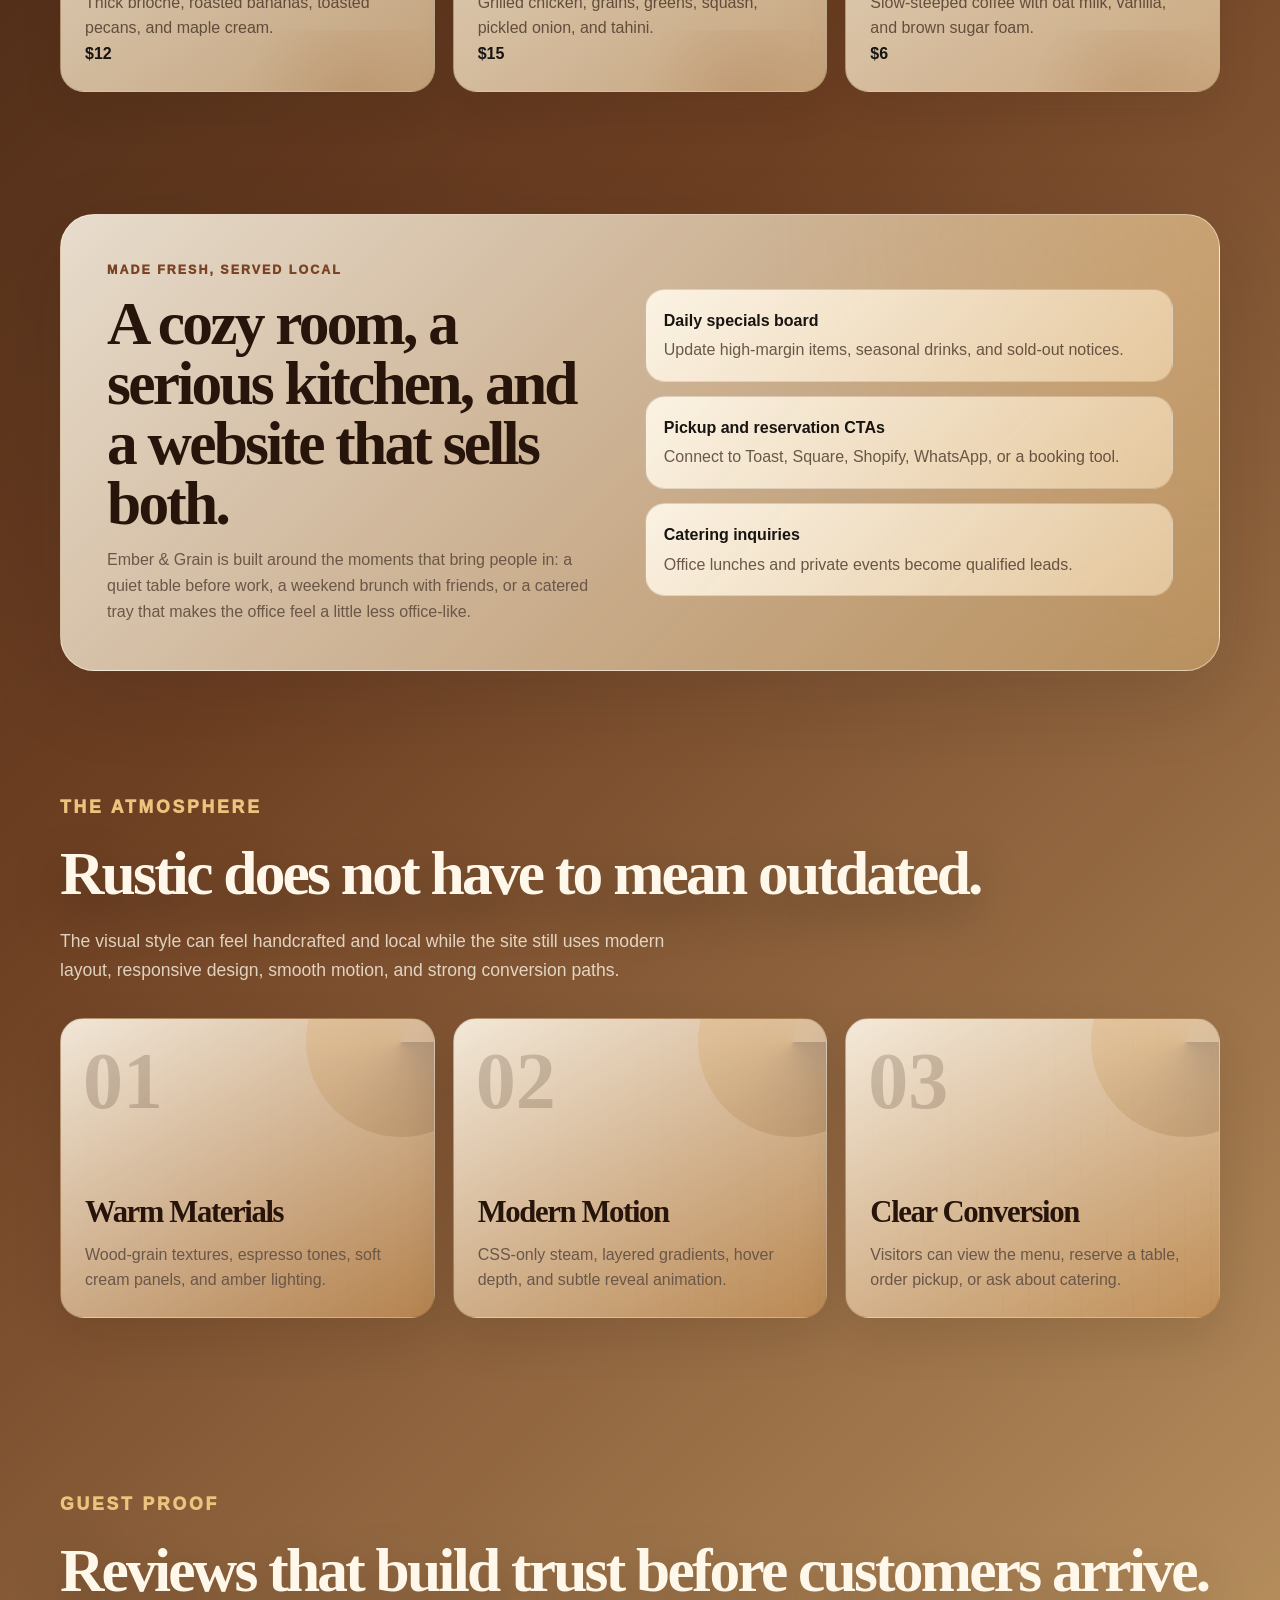
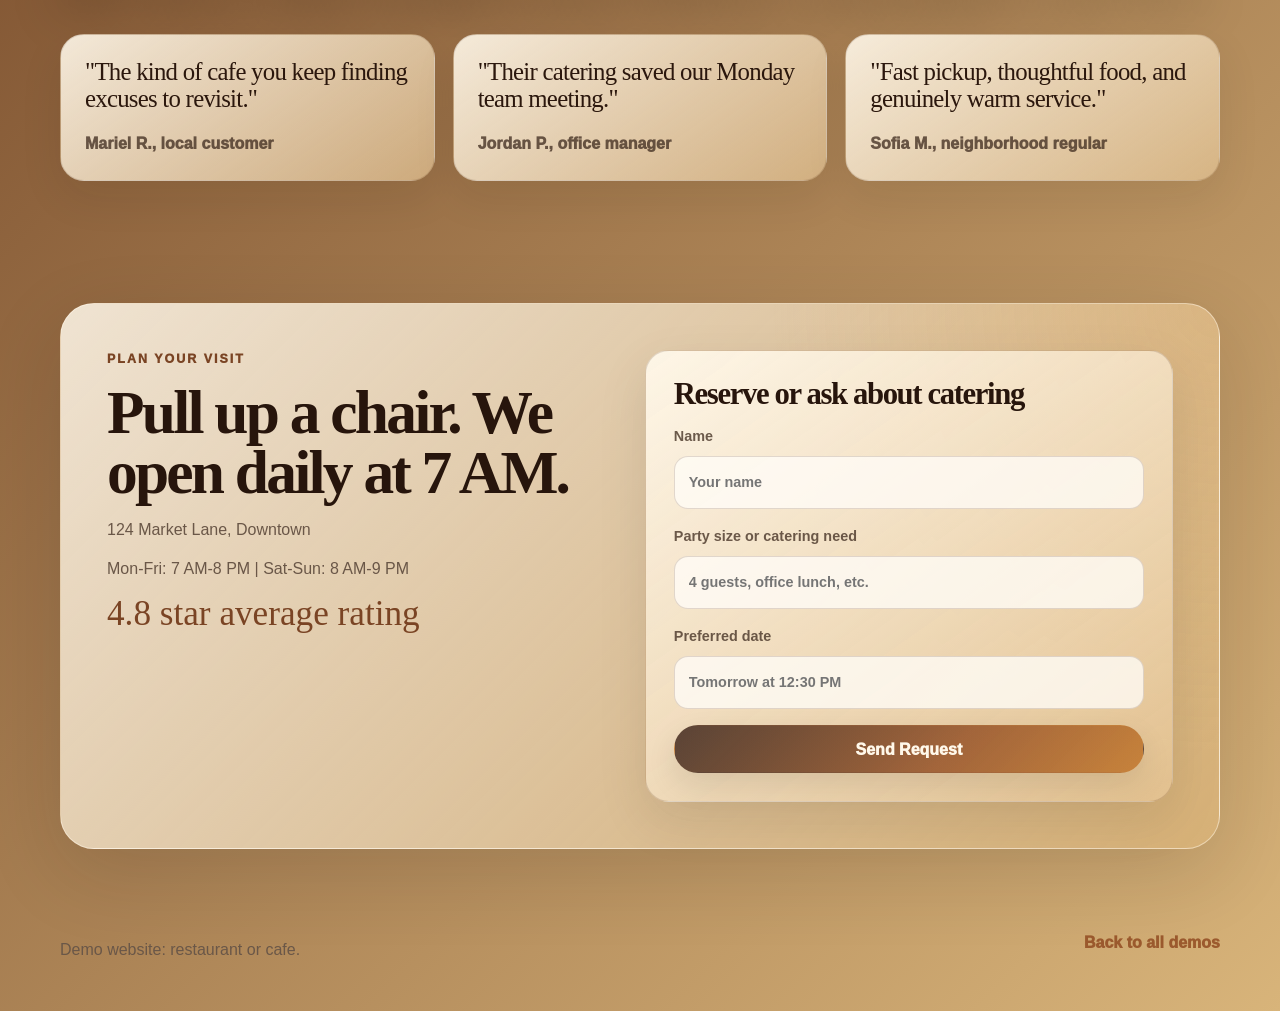
<file: restaurant.html>
<!doctype html>
<html lang="en">
  <head>
    <meta charset="utf-8" />
    <meta name="viewport" content="width=device-width, initial-scale=1" />
    <title>Ember &amp; Grain Cafe</title>
    <meta
      name="description"
      content="Demo website for a local restaurant or cafe."
    />
    <link rel="stylesheet" href="styles.css" />
    <script src="script.js" defer></script>
  </head>
  <body class="business-page theme-restaurant restaurant-showcase">
    <header class="site-shell">
      <nav class="topbar business-nav" aria-label="Ember and Grain navigation">
        <a class="brand-mark" href="restaurant.html">
          <span class="brand-icon">E</span>
          <span>Ember &amp; Grain</span>
        </a>
        <button class="menu-toggle" type="button" aria-label="Toggle menu">Menu</button>
        <div class="nav-links">
          <a href="#menu">Menu</a>
          <a href="#story">Story</a>
          <a href="#visit">Visit</a>
          <a class="nav-cta" href="#reserve">Reserve</a>
          <a href="index.html">All Demos</a>
        </div>
      </nav>
    </header>

    <main>
      <section class="site-shell hero business-hero restaurant-hero">
        <div class="hero-copy reveal">
          <p class="eyebrow">Rustic Cafe And Roastery</p>
          <h1>Slow mornings, warm bread, and coffee brewed with care.</h1>
          <p>
            Ember &amp; Grain is a cozy neighborhood cafe for early meetings,
            long brunches, handmade pastries, and locally roasted coffee served
            in a space that feels warm from the first step inside.
          </p>
          <div class="hero-actions">
            <a class="button primary" href="#menu">View Menu</a>
            <a class="button ghost" href="#reserve">Reserve a Table</a>
          </div>
        </div>
        <div class="hero-visual cafe-visual reveal">
          <div class="coffee-scene" aria-hidden="true">
            <div class="steam steam-one"></div>
            <div class="steam steam-two"></div>
            <div class="steam steam-three"></div>
            <div class="cup">
              <div class="latte-art"></div>
            </div>
            <div class="saucer"></div>
            <div class="coffee-beans">
              <span></span>
              <span></span>
              <span></span>
              <span></span>
            </div>
          </div>
          <div class="plate-card cafe-special-card">
            <span>Morning Special</span>
            <strong>Brown butter cinnamon latte</strong>
            <small>with a toasted oat scone</small>
          </div>
          <div class="roast-badge">Locally roasted beans</div>
        </div>
      </section>

      <section class="site-shell logo-row rustic-highlight-row" aria-label="Restaurant highlights">
        <span>Open 7 AM</span>
        <span>Single-origin coffee</span>
        <span>Fresh pastries</span>
        <span>Weekend brunch</span>
        <span>Office catering</span>
      </section>

      <section class="site-shell section-block" id="menu">
        <div class="section-heading">
          <p class="eyebrow">Popular This Week</p>
          <h2>A homepage menu that feels like you can smell the coffee.</h2>
          <p>
            A real cafe could replace these cards with bestsellers, seasonal
            dishes, high-margin drinks, catering trays, or limited-time offers.
          </p>
        </div>
        <div class="card-grid three rustic-menu-grid">
          <article class="item-card rustic-menu-card">
            <div class="food-swatch swatch-one"></div>
            <span class="menu-kicker">Brunch favorite</span>
            <h3>Maple Butter French Toast</h3>
            <p>Thick brioche, roasted bananas, toasted pecans, and maple cream.</p>
            <strong>$12</strong>
          </article>
          <article class="item-card rustic-menu-card">
            <div class="food-swatch swatch-two"></div>
            <span class="menu-kicker">Lunch regular</span>
            <h3>Harvest Chicken Bowl</h3>
            <p>Grilled chicken, grains, greens, squash, pickled onion, and tahini.</p>
            <strong>$15</strong>
          </article>
          <article class="item-card rustic-menu-card">
            <div class="food-swatch swatch-three"></div>
            <span class="menu-kicker">Signature drink</span>
            <h3>Brown Sugar Cold Brew</h3>
            <p>Slow-steeped coffee with oat milk, vanilla, and brown sugar foam.</p>
            <strong>$6</strong>
          </article>
        </div>
      </section>

      <section class="site-shell split-panel warm-panel rustic-story-panel" id="story">
        <div>
          <p class="eyebrow">Made Fresh, Served Local</p>
          <h2>A cozy room, a serious kitchen, and a website that sells both.</h2>
          <p>
            Ember &amp; Grain is built around the moments that bring people in:
            a quiet table before work, a weekend brunch with friends, or a
            catered tray that makes the office feel a little less office-like.
          </p>
        </div>
        <div class="feature-list rustic-feature-list">
          <div>
            <strong>Daily specials board</strong>
            <span>Update high-margin items, seasonal drinks, and sold-out notices.</span>
          </div>
          <div>
            <strong>Pickup and reservation CTAs</strong>
            <span>Connect to Toast, Square, Shopify, WhatsApp, or a booking tool.</span>
          </div>
          <div>
            <strong>Catering inquiries</strong>
            <span>Office lunches and private events become qualified leads.</span>
          </div>
        </div>
      </section>

      <section class="site-shell section-block ambience-section">
        <div class="section-heading">
          <p class="eyebrow">The Atmosphere</p>
          <h2>Rustic does not have to mean outdated.</h2>
          <p>
            The visual style can feel handcrafted and local while the site still
            uses modern layout, responsive design, smooth motion, and strong
            conversion paths.
          </p>
        </div>
        <div class="ambience-grid">
          <article>
            <span>01</span>
            <h3>Warm Materials</h3>
            <p>Wood-grain textures, espresso tones, soft cream panels, and amber lighting.</p>
          </article>
          <article>
            <span>02</span>
            <h3>Modern Motion</h3>
            <p>CSS-only steam, layered gradients, hover depth, and subtle reveal animation.</p>
          </article>
          <article>
            <span>03</span>
            <h3>Clear Conversion</h3>
            <p>Visitors can view the menu, reserve a table, order pickup, or ask about catering.</p>
          </article>
        </div>
      </section>

      <section class="site-shell section-block">
        <div class="section-heading">
          <p class="eyebrow">Guest Proof</p>
          <h2>Reviews that build trust before customers arrive.</h2>
        </div>
        <div class="testimonial-grid">
          <figure>
            <blockquote>"The kind of cafe you keep finding excuses to revisit."</blockquote>
            <figcaption>Mariel R., local customer</figcaption>
          </figure>
          <figure>
            <blockquote>"Their catering saved our Monday team meeting."</blockquote>
            <figcaption>Jordan P., office manager</figcaption>
          </figure>
          <figure>
            <blockquote>"Fast pickup, thoughtful food, and genuinely warm service."</blockquote>
            <figcaption>Sofia M., neighborhood regular</figcaption>
          </figure>
        </div>
      </section>

      <section class="site-shell split-panel contact-panel rustic-reserve-panel" id="reserve">
        <div id="visit">
          <p class="eyebrow">Plan Your Visit</p>
          <h2>Pull up a chair. We open daily at 7 AM.</h2>
          <p>124 Market Lane, Downtown</p>
          <p>Mon-Fri: 7 AM-8 PM | Sat-Sun: 8 AM-9 PM</p>
          <p class="large-stat">4.8 star average rating</p>
        </div>
        <form class="lead-form" aria-label="Reservation request form">
          <h3>Reserve or ask about catering</h3>
          <label>
            Name
            <input type="text" placeholder="Your name" />
          </label>
          <label>
            Party size or catering need
            <input type="text" placeholder="4 guests, office lunch, etc." />
          </label>
          <label>
            Preferred date
            <input type="text" placeholder="Tomorrow at 12:30 PM" />
          </label>
          <button class="button primary" type="button">Send Request</button>
        </form>
      </section>
    </main>

    <footer class="site-shell footer">
      <p>Demo website: restaurant or cafe.</p>
      <a href="index.html">Back to all demos</a>
    </footer>
  </body>
</html>
</file>
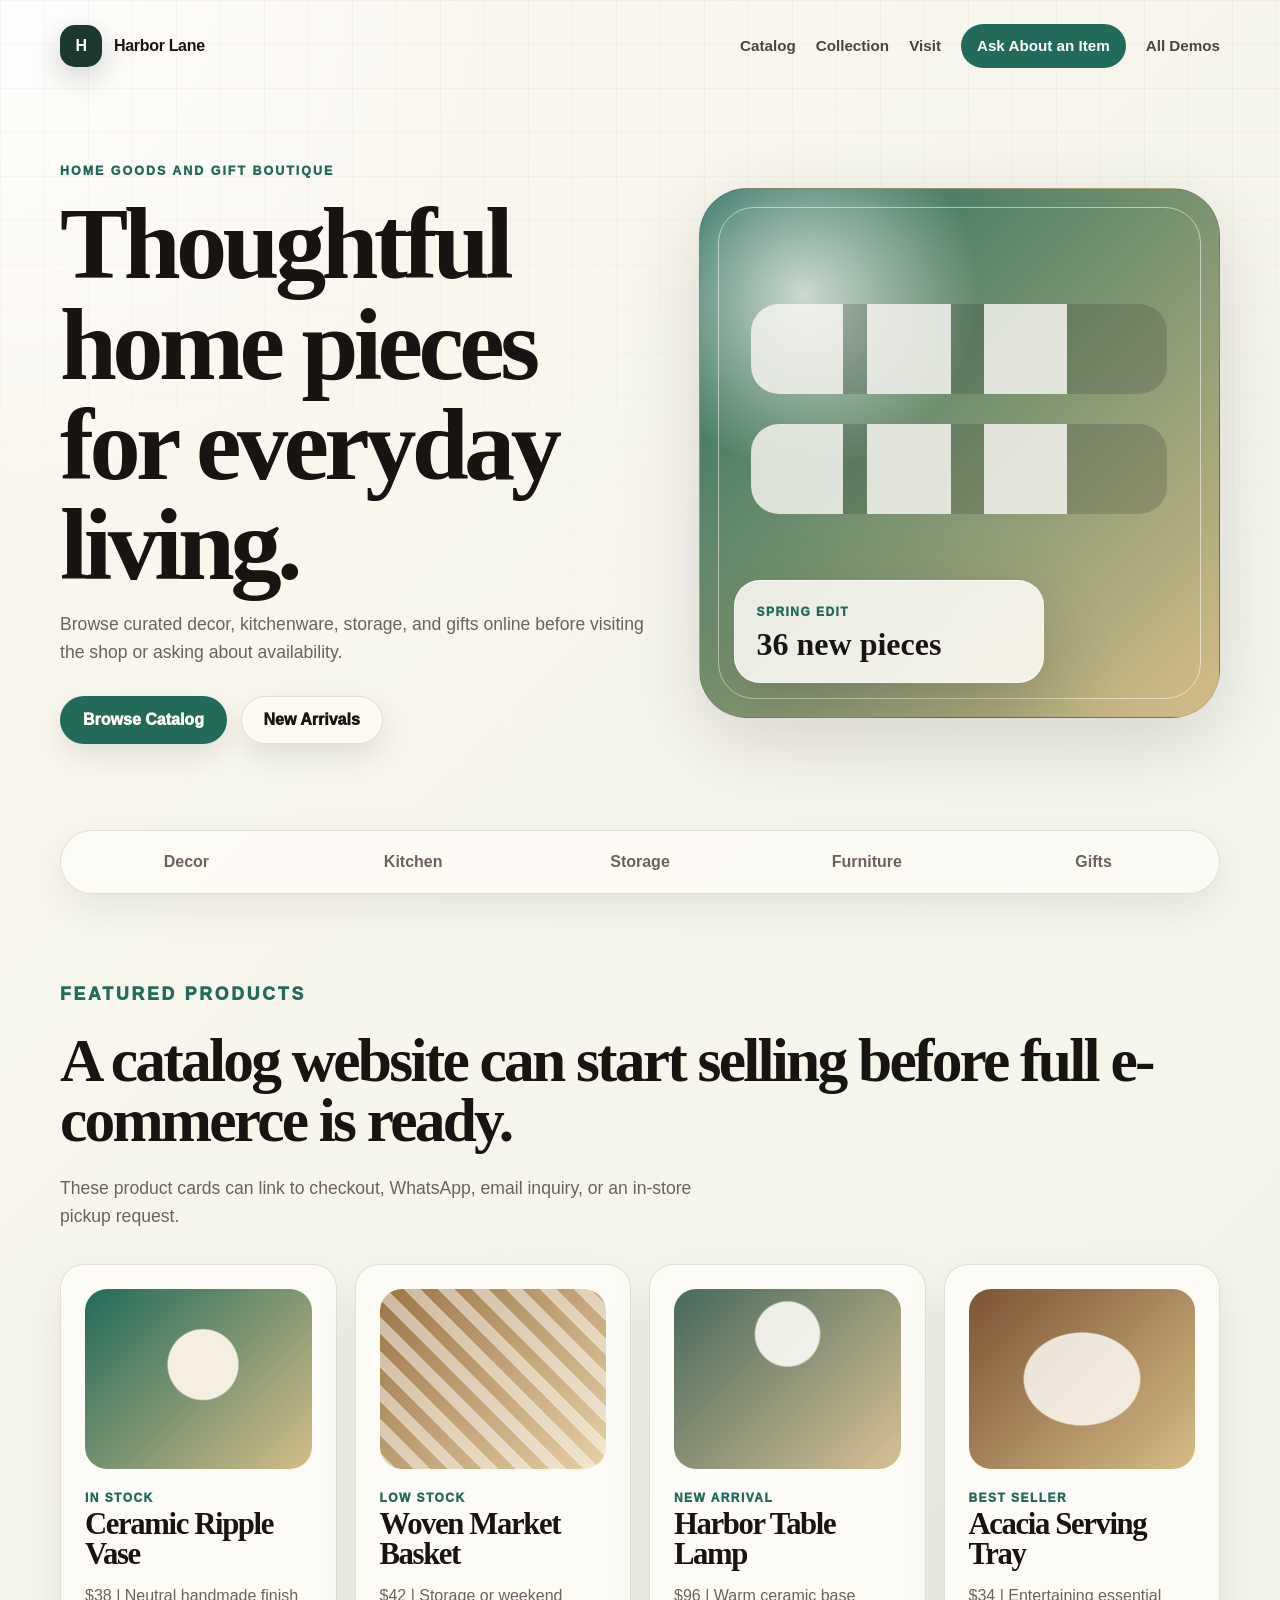
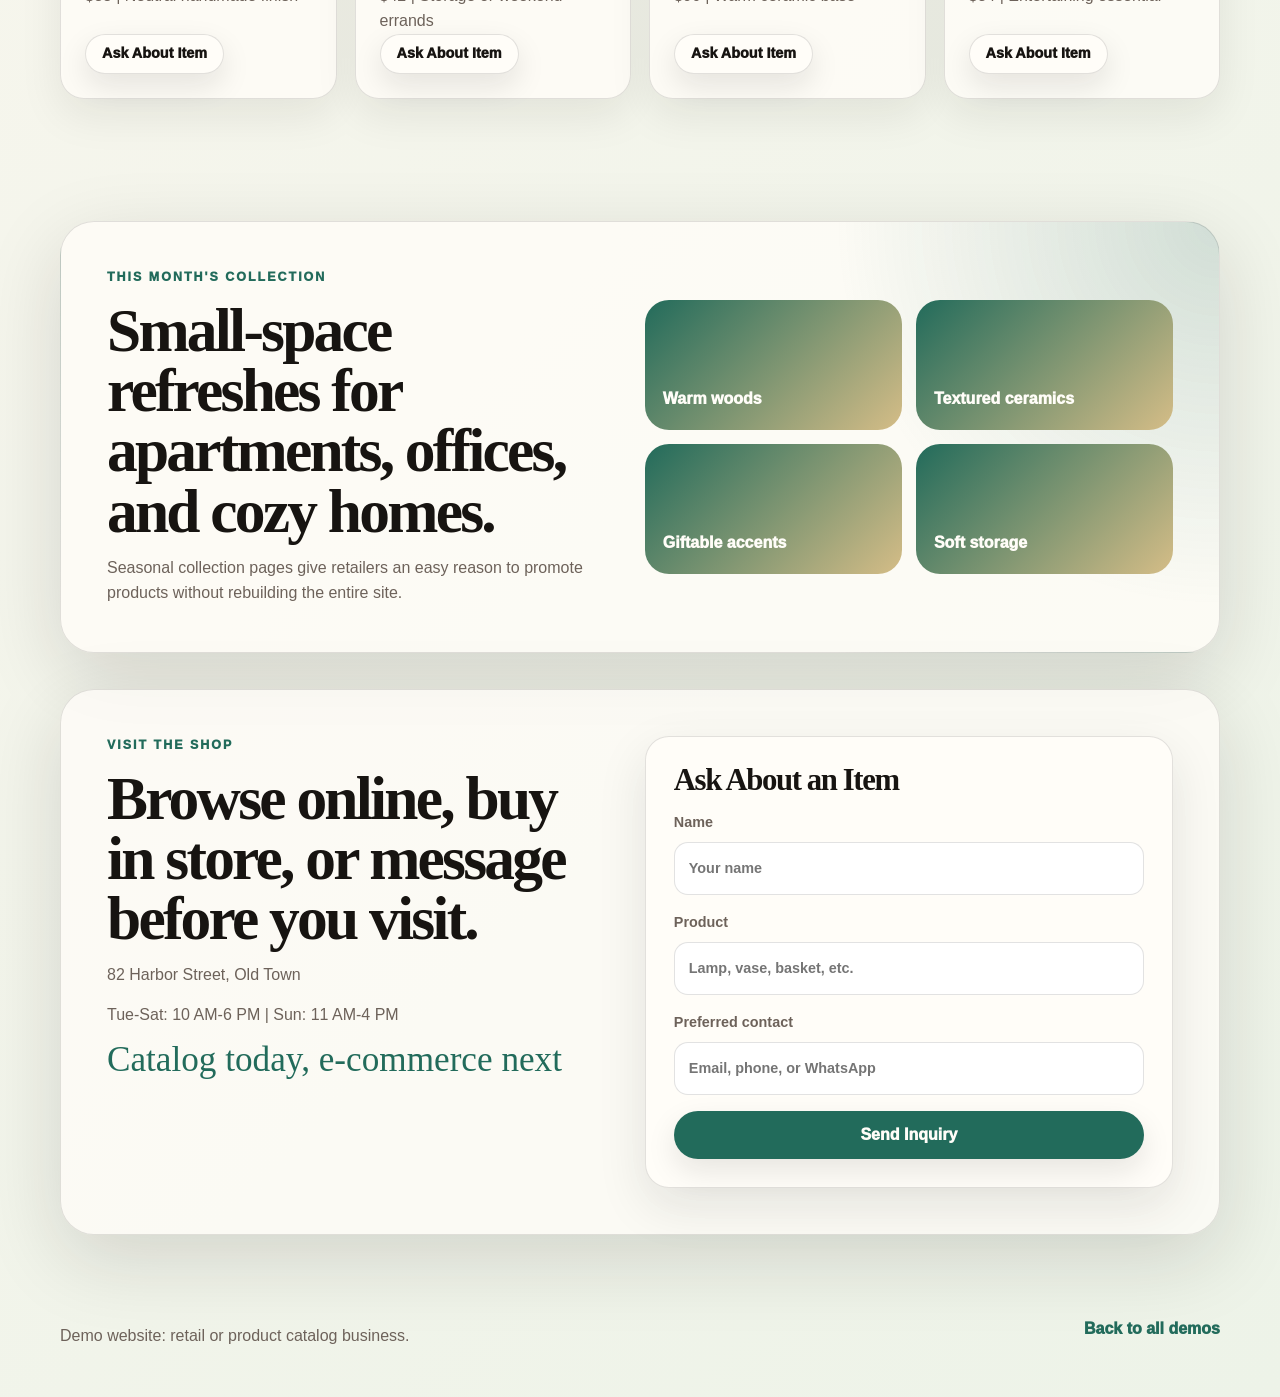
<file: retail.html>
<!doctype html>
<html lang="en">
  <head>
    <meta charset="utf-8" />
    <meta name="viewport" content="width=device-width, initial-scale=1" />
    <title>Harbor Lane Home Goods</title>
    <meta
      name="description"
      content="Demo website for a retail shop or product catalog business."
    />
    <link rel="stylesheet" href="styles.css" />
    <script src="script.js" defer></script>
  </head>
  <body class="business-page theme-retail">
    <header class="site-shell">
      <nav class="topbar business-nav" aria-label="Harbor Lane navigation">
        <a class="brand-mark" href="retail.html">
          <span class="brand-icon">H</span>
          <span>Harbor Lane</span>
        </a>
        <button class="menu-toggle" type="button" aria-label="Toggle menu">Menu</button>
        <div class="nav-links">
          <a href="#catalog">Catalog</a>
          <a href="#collection">Collection</a>
          <a href="#visit">Visit</a>
          <a class="nav-cta" href="#inquire">Ask About an Item</a>
          <a href="index.html">All Demos</a>
        </div>
      </nav>
    </header>

    <main>
      <section class="site-shell hero business-hero">
        <div class="hero-copy reveal">
          <p class="eyebrow">Home Goods And Gift Boutique</p>
          <h1>Thoughtful home pieces for everyday living.</h1>
          <p>
            Browse curated decor, kitchenware, storage, and gifts online before
            visiting the shop or asking about availability.
          </p>
          <div class="hero-actions">
            <a class="button primary" href="#catalog">Browse Catalog</a>
            <a class="button ghost" href="#collection">New Arrivals</a>
          </div>
        </div>
        <div class="hero-visual retail-visual reveal">
          <div class="shelf shelf-one"></div>
          <div class="shelf shelf-two"></div>
          <div class="tag-card">
            <span>Spring Edit</span>
            <strong>36 new pieces</strong>
          </div>
        </div>
      </section>

      <section class="site-shell category-row" aria-label="Shop categories">
        <a href="#catalog">Decor</a>
        <a href="#catalog">Kitchen</a>
        <a href="#catalog">Storage</a>
        <a href="#catalog">Furniture</a>
        <a href="#catalog">Gifts</a>
      </section>

      <section class="site-shell section-block" id="catalog">
        <div class="section-heading">
          <p class="eyebrow">Featured Products</p>
          <h2>A catalog website can start selling before full e-commerce is ready.</h2>
          <p>
            These product cards can link to checkout, WhatsApp, email inquiry,
            or an in-store pickup request.
          </p>
        </div>
        <div class="product-grid">
          <article class="product-card">
            <div class="product-image vase"></div>
            <span>In stock</span>
            <h3>Ceramic Ripple Vase</h3>
            <p>$38 | Neutral handmade finish</p>
            <button class="button small" type="button">Ask About Item</button>
          </article>
          <article class="product-card">
            <div class="product-image basket"></div>
            <span>Low stock</span>
            <h3>Woven Market Basket</h3>
            <p>$42 | Storage or weekend errands</p>
            <button class="button small" type="button">Ask About Item</button>
          </article>
          <article class="product-card">
            <div class="product-image lamp"></div>
            <span>New arrival</span>
            <h3>Harbor Table Lamp</h3>
            <p>$96 | Warm ceramic base</p>
            <button class="button small" type="button">Ask About Item</button>
          </article>
          <article class="product-card">
            <div class="product-image tray"></div>
            <span>Best seller</span>
            <h3>Acacia Serving Tray</h3>
            <p>$34 | Entertaining essential</p>
            <button class="button small" type="button">Ask About Item</button>
          </article>
        </div>
      </section>

      <section class="site-shell split-panel linen-panel" id="collection">
        <div>
          <p class="eyebrow">This Month's Collection</p>
          <h2>Small-space refreshes for apartments, offices, and cozy homes.</h2>
          <p>
            Seasonal collection pages give retailers an easy reason to promote
            products without rebuilding the entire site.
          </p>
        </div>
        <div class="collection-board">
          <div>Warm woods</div>
          <div>Textured ceramics</div>
          <div>Giftable accents</div>
          <div>Soft storage</div>
        </div>
      </section>

      <section class="site-shell split-panel contact-panel" id="inquire">
        <div id="visit">
          <p class="eyebrow">Visit The Shop</p>
          <h2>Browse online, buy in store, or message before you visit.</h2>
          <p>82 Harbor Street, Old Town</p>
          <p>Tue-Sat: 10 AM-6 PM | Sun: 11 AM-4 PM</p>
          <p class="large-stat">Catalog today, e-commerce next</p>
        </div>
        <form class="lead-form" aria-label="Product inquiry form">
          <h3>Ask About an Item</h3>
          <label>
            Name
            <input type="text" placeholder="Your name" />
          </label>
          <label>
            Product
            <input type="text" placeholder="Lamp, vase, basket, etc." />
          </label>
          <label>
            Preferred contact
            <input type="text" placeholder="Email, phone, or WhatsApp" />
          </label>
          <button class="button primary" type="button">Send Inquiry</button>
        </form>
      </section>
    </main>

    <footer class="site-shell footer">
      <p>Demo website: retail or product catalog business.</p>
      <a href="index.html">Back to all demos</a>
    </footer>
  </body>
</html>
</file>
<file: styles.css>
:root {
  --ink: #171411;
  --muted: #6d625a;
  --paper: #fbf7ef;
  --white: #fffdf8;
  --line: rgba(23, 20, 17, 0.12);
  --shadow: 0 24px 80px rgba(30, 24, 18, 0.14);
  --radius-xl: 34px;
  --radius-lg: 24px;
  --radius-md: 16px;
  --font-display: "Fraunces", "Cormorant Garamond", Georgia, serif;
  --font-body: "Manrope", "Avenir Next", "Gill Sans", "Trebuchet MS", sans-serif;
  --accent: #a54f2a;
  --accent-2: #f0b56b;
  --deep: #2b1d16;
  --soft: #fff4e2;
}

* {
  box-sizing: border-box;
}

html {
  scroll-behavior: smooth;
}

body {
  margin: 0;
  color: var(--ink);
  font-family: var(--font-body);
  background:
    radial-gradient(circle at top left, rgba(255, 255, 255, 0.95), transparent 32rem),
    linear-gradient(135deg, var(--paper), var(--soft));
  line-height: 1.6;
}

body::before {
  content: "";
  position: fixed;
  inset: 0;
  z-index: -2;
  pointer-events: none;
  background-image:
    linear-gradient(rgba(23, 20, 17, 0.035) 1px, transparent 1px),
    linear-gradient(90deg, rgba(23, 20, 17, 0.035) 1px, transparent 1px);
  background-size: 44px 44px;
  mask-image: linear-gradient(to bottom, black, transparent 75%);
}

a {
  color: inherit;
  text-decoration: none;
}

img,
svg {
  max-width: 100%;
}

button,
input {
  font: inherit;
}

.site-shell {
  width: min(1160px, calc(100% - 40px));
  margin-inline: auto;
}

.topbar {
  display: flex;
  align-items: center;
  justify-content: space-between;
  gap: 24px;
  padding: 24px 0;
}

.brand-mark {
  display: inline-flex;
  align-items: center;
  gap: 12px;
  font-weight: 900;
  letter-spacing: -0.02em;
}

.brand-icon {
  display: grid;
  width: 42px;
  height: 42px;
  color: var(--white);
  background: var(--deep);
  border-radius: 15px;
  place-items: center;
  box-shadow: 0 10px 30px rgba(23, 20, 17, 0.2);
}

.nav-links {
  display: flex;
  align-items: center;
  gap: 20px;
  color: rgba(23, 20, 17, 0.78);
  font-size: 0.95rem;
  font-weight: 800;
}

.nav-links a {
  transition: color 180ms ease, transform 180ms ease;
}

.nav-links a:hover {
  color: var(--accent);
  transform: translateY(-1px);
}

.nav-cta {
  color: var(--white) !important;
  background: var(--accent);
  border-radius: 999px;
  padding: 10px 16px;
}

.menu-toggle {
  display: none;
  color: var(--white);
  background: var(--deep);
  border: 0;
  border-radius: 999px;
  padding: 10px 16px;
  cursor: pointer;
}

.launcher-hero {
  min-height: 72vh;
  padding-bottom: 42px;
}

.launcher-intro,
.hero {
  display: grid;
  align-items: center;
  gap: 46px;
  padding: 70px 0 86px;
}

.launcher-intro {
  max-width: 880px;
}

.business-hero {
  grid-template-columns: minmax(0, 1fr) minmax(340px, 0.88fr);
}

.eyebrow {
  margin: 0 0 12px;
  color: var(--accent);
  font-size: 0.78rem;
  font-weight: 950;
  letter-spacing: 0.16em;
  text-transform: uppercase;
}

h1,
h2,
h3 {
  margin: 0;
  font-family: var(--font-display);
  line-height: 0.98;
  letter-spacing: -0.045em;
}

h1 {
  max-width: 820px;
  font-size: clamp(3.3rem, 8vw, 7.8rem);
}

h2 {
  font-size: clamp(2.25rem, 4.8vw, 4.7rem);
}

h3 {
  font-size: clamp(1.35rem, 2.4vw, 2rem);
}

p {
  margin: 14px 0 0;
  color: var(--muted);
}

.hero-copy > p:not(.eyebrow),
.launcher-intro > p:not(.eyebrow),
.section-heading p {
  max-width: 660px;
  font-size: 1.1rem;
}

.hero-actions {
  display: flex;
  flex-wrap: wrap;
  gap: 14px;
  margin-top: 30px;
}

.button {
  display: inline-flex;
  align-items: center;
  justify-content: center;
  min-height: 48px;
  color: var(--ink);
  background: var(--white);
  border: 1px solid var(--line);
  border-radius: 999px;
  box-shadow: 0 12px 30px rgba(23, 20, 17, 0.1);
  cursor: pointer;
  font-weight: 950;
  padding: 0 22px;
  transition: transform 180ms ease, box-shadow 180ms ease, background 180ms ease;
}

.button:hover {
  box-shadow: 0 18px 36px rgba(23, 20, 17, 0.16);
  transform: translateY(-2px);
}

.button.primary {
  color: var(--white);
  background: var(--accent);
  border-color: transparent;
}

.button.ghost {
  background: rgba(255, 253, 248, 0.68);
  backdrop-filter: blur(12px);
}

.button.small {
  min-height: 40px;
  padding: 0 16px;
  font-size: 0.9rem;
}

.section-block {
  padding: 86px 0;
}

.section-heading {
  display: grid;
  gap: 10px;
  margin-bottom: 34px;
}

.section-heading.narrow {
  max-width: 820px;
}

.demo-grid {
  display: grid;
  grid-template-columns: repeat(6, 1fr);
  gap: 18px;
}

.demo-card {
  grid-column: span 2;
  min-height: 360px;
  display: flex;
  flex-direction: column;
  align-items: flex-start;
  justify-content: space-between;
  overflow: hidden;
  position: relative;
  background: rgba(255, 253, 248, 0.8);
  border: 1px solid var(--line);
  border-radius: var(--radius-xl);
  box-shadow: var(--shadow);
  padding: 28px;
}

.demo-card::after {
  content: "";
  position: absolute;
  right: -70px;
  bottom: -90px;
  width: 220px;
  height: 220px;
  background: var(--accent);
  border-radius: 999px;
  opacity: 0.14;
}

.demo-card:nth-child(4),
.demo-card:nth-child(5) {
  grid-column: span 3;
}

.card-topline {
  color: var(--accent);
  font-size: 0.76rem;
  font-weight: 950;
  letter-spacing: 0.12em;
  text-transform: uppercase;
}

.demo-card p {
  margin-bottom: 28px;
}

.restaurant-accent {
  --accent: #a54f2a;
}

.construction-accent {
  --accent: #d1791f;
}

.retail-accent {
  --accent: #226b5b;
}

.clinic-accent {
  --accent: #2d7c8a;
}

.professional-accent {
  --accent: #324d6f;
}

.split-panel {
  display: grid;
  grid-template-columns: minmax(0, 0.95fr) minmax(320px, 1fr);
  gap: 36px;
  align-items: center;
  margin-block: 36px;
  padding: 46px;
  background: rgba(255, 253, 248, 0.72);
  border: 1px solid var(--line);
  border-radius: var(--radius-xl);
  box-shadow: var(--shadow);
}

.script-card,
.lead-form {
  background: var(--white);
  border: 1px solid var(--line);
  border-radius: var(--radius-lg);
  box-shadow: 0 18px 50px rgba(23, 20, 17, 0.1);
  padding: 28px;
}

blockquote {
  margin: 0;
  color: var(--ink);
  font-family: var(--font-display);
  font-size: clamp(1.55rem, 3vw, 2.45rem);
  line-height: 1.08;
  letter-spacing: -0.03em;
}

.clean-list {
  display: grid;
  gap: 12px;
  margin: 22px 0 0;
  padding-left: 22px;
  color: var(--muted);
  font-weight: 750;
}

.customize-grid,
.card-grid,
.testimonial-grid,
.project-grid,
.product-grid,
.team-grid,
.pricing-grid {
  display: grid;
  gap: 18px;
}

.customize-grid {
  grid-template-columns: repeat(4, 1fr);
}

.customize-grid > div,
.service-card,
.item-card,
.testimonial-grid figure,
.project-card,
.product-card,
.team-grid article,
.pricing-grid article {
  background: rgba(255, 253, 248, 0.78);
  border: 1px solid var(--line);
  border-radius: var(--radius-lg);
  box-shadow: 0 16px 44px rgba(23, 20, 17, 0.08);
  padding: 24px;
}

.card-grid.three,
.testimonial-grid,
.project-grid,
.team-grid,
.pricing-grid {
  grid-template-columns: repeat(3, 1fr);
}

.product-grid {
  grid-template-columns: repeat(4, 1fr);
}

.hero-visual {
  min-height: 530px;
  overflow: hidden;
  position: relative;
  border: 1px solid var(--line);
  border-radius: 48px;
  box-shadow: var(--shadow);
}

.hero-visual::before {
  content: "";
  position: absolute;
  inset: 18px;
  border: 1px solid rgba(255, 255, 255, 0.52);
  border-radius: 36px;
}

.cafe-visual {
  background:
    radial-gradient(circle at 28% 28%, #f8d99b 0 18%, transparent 19%),
    radial-gradient(circle at 70% 70%, #5c271a 0 15%, transparent 16%),
    linear-gradient(135deg, #a54f2a, #f0b56b);
}

.plate-card,
.blueprint-card,
.tag-card,
.appointment-card,
.dashboard-card {
  position: absolute;
  left: 34px;
  bottom: 34px;
  display: grid;
  gap: 6px;
  width: min(310px, calc(100% - 68px));
  color: var(--ink);
  background: rgba(255, 253, 248, 0.86);
  border: 1px solid rgba(255, 255, 255, 0.65);
  border-radius: 26px;
  box-shadow: 0 26px 70px rgba(23, 20, 17, 0.2);
  padding: 22px;
  backdrop-filter: blur(18px);
}

.plate-card span,
.blueprint-card span,
.tag-card span,
.appointment-card span,
.dashboard-card span,
.product-card span,
.pricing-grid span {
  color: var(--accent);
  font-size: 0.75rem;
  font-weight: 950;
  letter-spacing: 0.12em;
  text-transform: uppercase;
}

.plate-card strong,
.blueprint-card strong,
.tag-card strong,
.appointment-card strong,
.dashboard-card strong {
  font-family: var(--font-display);
  font-size: 2rem;
  line-height: 1;
}

.plate-card small,
.blueprint-card small,
.appointment-card small,
.dashboard-card small {
  color: var(--muted);
}

.coffee-ring {
  position: absolute;
  top: 74px;
  right: 54px;
  width: 188px;
  height: 188px;
  border: 28px solid rgba(255, 253, 248, 0.8);
  border-radius: 999px;
  box-shadow: inset 0 0 0 22px rgba(67, 28, 18, 0.28), 0 18px 50px rgba(23, 20, 17, 0.18);
}

.logo-row,
.category-row,
.reassurance-row,
.stats-strip {
  display: grid;
  grid-template-columns: repeat(5, 1fr);
  gap: 12px;
  padding: 18px;
  background: rgba(255, 253, 248, 0.72);
  border: 1px solid var(--line);
  border-radius: 999px;
  box-shadow: 0 14px 38px rgba(23, 20, 17, 0.08);
}

.logo-row span,
.category-row a,
.reassurance-row span {
  text-align: center;
  color: var(--muted);
  font-weight: 900;
}

.stats-strip {
  grid-template-columns: repeat(4, 1fr);
  border-radius: var(--radius-xl);
}

.stats-strip div {
  display: grid;
  gap: 2px;
  padding: 10px;
  text-align: center;
}

.stats-strip strong {
  color: var(--accent);
  font-family: var(--font-display);
  font-size: 2rem;
  line-height: 1;
}

.stats-strip span {
  color: var(--muted);
  font-weight: 800;
}

.food-swatch,
.project-image,
.product-image,
.avatar {
  width: 100%;
  min-height: 180px;
  margin-bottom: 20px;
  border-radius: 22px;
  background: var(--accent);
}

.food-swatch {
  min-height: 210px;
}

.swatch-one {
  background:
    radial-gradient(circle at 30% 34%, #fff1c8 0 18%, transparent 19%),
    radial-gradient(circle at 70% 58%, #a54f2a 0 14%, transparent 15%),
    linear-gradient(135deg, #f5b86f, #7c3f25);
}

.swatch-two {
  background:
    radial-gradient(circle at 26% 62%, #f8d99b 0 14%, transparent 15%),
    radial-gradient(circle at 74% 36%, #315a35 0 18%, transparent 19%),
    linear-gradient(135deg, #8a4c2d, #ebc07c);
}

.swatch-three {
  background:
    radial-gradient(circle at 50% 44%, rgba(255, 253, 248, 0.82) 0 20%, transparent 21%),
    linear-gradient(135deg, #4f2419, #d38a45);
}

.warm-panel {
  background:
    radial-gradient(circle at top right, rgba(240, 181, 107, 0.35), transparent 24rem),
    rgba(255, 253, 248, 0.76);
}

.feature-list {
  display: grid;
  gap: 14px;
}

.feature-list div {
  display: grid;
  gap: 4px;
  background: rgba(255, 253, 248, 0.82);
  border: 1px solid var(--line);
  border-radius: 20px;
  padding: 18px;
}

.feature-list span {
  color: var(--muted);
}

.testimonial-grid figure {
  margin: 0;
}

.testimonial-grid blockquote {
  font-size: 1.55rem;
}

.testimonial-grid figcaption {
  margin-top: 18px;
  color: var(--accent);
  font-weight: 950;
}

.contact-panel {
  align-items: stretch;
}

.large-stat {
  color: var(--accent);
  font-family: var(--font-display);
  font-size: 2.2rem;
  line-height: 1;
}

.lead-form {
  display: grid;
  gap: 16px;
}

.lead-form label {
  display: grid;
  gap: 8px;
  color: var(--muted);
  font-size: 0.9rem;
  font-weight: 900;
}

.lead-form input {
  width: 100%;
  border: 1px solid var(--line);
  border-radius: 14px;
  background: #fff;
  padding: 14px 14px;
  outline: none;
}

.lead-form input:focus {
  border-color: var(--accent);
  box-shadow: 0 0 0 4px color-mix(in srgb, var(--accent) 18%, transparent);
}

.build-visual {
  background:
    linear-gradient(90deg, rgba(255, 255, 255, 0.16) 1px, transparent 1px),
    linear-gradient(rgba(255, 255, 255, 0.16) 1px, transparent 1px),
    linear-gradient(135deg, #34302a, #d1791f);
  background-size: 38px 38px, 38px 38px, auto;
}

.beam {
  position: absolute;
  height: 54px;
  background: rgba(255, 253, 248, 0.78);
  border-radius: 999px;
  transform: rotate(-28deg);
  transform-origin: center;
}

.beam-one {
  top: 120px;
  right: -40px;
  width: 360px;
}

.beam-two {
  top: 228px;
  left: -70px;
  width: 320px;
}

.project-image.kitchen {
  background:
    linear-gradient(90deg, rgba(255, 253, 248, 0.7) 0 18%, transparent 18% 26%, rgba(255, 253, 248, 0.7) 26% 42%, transparent 42%),
    linear-gradient(135deg, #6d5a47, #e3a451);
}

.project-image.storefront {
  background:
    linear-gradient(90deg, rgba(17, 20, 24, 0.7) 0 32%, transparent 32% 68%, rgba(17, 20, 24, 0.7) 68%),
    linear-gradient(135deg, #d1791f, #34302a);
}

.project-image.deck {
  background:
    repeating-linear-gradient(90deg, rgba(255, 253, 248, 0.45) 0 13px, transparent 13px 28px),
    linear-gradient(135deg, #78513a, #d29b59);
}

.steel-panel {
  background:
    radial-gradient(circle at top left, rgba(209, 121, 31, 0.24), transparent 22rem),
    rgba(255, 253, 248, 0.76);
}

.timeline {
  display: grid;
  gap: 12px;
}

.timeline div {
  display: grid;
  grid-template-columns: 52px 1fr;
  gap: 2px 14px;
  background: rgba(255, 253, 248, 0.82);
  border: 1px solid var(--line);
  border-radius: 20px;
  padding: 18px;
}

.timeline span {
  grid-row: span 2;
  display: grid;
  width: 42px;
  height: 42px;
  color: var(--white);
  background: var(--accent);
  border-radius: 14px;
  place-items: center;
  font-weight: 950;
}

.timeline p {
  margin: 0;
}

.retail-visual {
  background:
    radial-gradient(circle at 20% 20%, rgba(255, 253, 248, 0.72), transparent 11rem),
    linear-gradient(135deg, #226b5b, #d5bd87);
}

.shelf {
  position: absolute;
  left: 10%;
  right: 10%;
  height: 90px;
  border-radius: 28px;
  background:
    linear-gradient(90deg, rgba(255, 253, 248, 0.8) 0 22%, transparent 22% 28%, rgba(255, 253, 248, 0.8) 28% 48%, transparent 48% 56%, rgba(255, 253, 248, 0.8) 56% 76%, transparent 76%),
    rgba(44, 48, 40, 0.2);
}

.shelf-one {
  top: 115px;
}

.shelf-two {
  top: 235px;
}

.category-row {
  grid-template-columns: repeat(5, 1fr);
}

.product-card {
  display: flex;
  flex-direction: column;
  align-items: flex-start;
}

.product-card .button {
  margin-top: auto;
}

.product-image.vase {
  background:
    radial-gradient(circle at 52% 42%, #f5efe1 0 22%, transparent 23%),
    linear-gradient(135deg, #226b5b, #d5bd87);
}

.product-image.basket {
  background:
    repeating-linear-gradient(45deg, rgba(255, 253, 248, 0.5) 0 12px, transparent 12px 24px),
    linear-gradient(135deg, #9a7548, #e7d0a5);
}

.product-image.lamp {
  background:
    radial-gradient(circle at 50% 25%, rgba(255, 253, 248, 0.88) 0 18%, transparent 19%),
    linear-gradient(135deg, #48695d, #d7c093);
}

.product-image.tray {
  background:
    radial-gradient(ellipse at center, rgba(255, 253, 248, 0.82) 0 36%, transparent 37%),
    linear-gradient(135deg, #7d5333, #d5bd87);
}

.linen-panel {
  background:
    radial-gradient(circle at top right, rgba(34, 107, 91, 0.2), transparent 24rem),
    rgba(255, 253, 248, 0.78);
}

.collection-board {
  display: grid;
  grid-template-columns: repeat(2, 1fr);
  gap: 14px;
}

.collection-board div {
  min-height: 130px;
  display: flex;
  align-items: flex-end;
  color: var(--white);
  background: linear-gradient(135deg, var(--accent), #d5bd87);
  border-radius: 24px;
  padding: 18px;
  font-weight: 950;
}

.clinic-visual {
  background:
    radial-gradient(circle at 25% 28%, rgba(255, 255, 255, 0.78), transparent 12rem),
    radial-gradient(circle at 74% 70%, rgba(112, 198, 191, 0.7), transparent 10rem),
    linear-gradient(135deg, #2d7c8a, #c5e7dd);
}

.reassurance-row {
  grid-template-columns: repeat(4, 1fr);
}

.pulse-dot {
  position: absolute;
  top: 120px;
  right: 100px;
  width: 120px;
  height: 120px;
  background: rgba(255, 253, 248, 0.86);
  border-radius: 999px;
  box-shadow: 0 0 0 22px rgba(255, 253, 248, 0.26), 0 0 0 46px rgba(255, 253, 248, 0.12);
  animation: pulse 2.6s infinite ease-in-out;
}

.aqua-panel {
  background:
    radial-gradient(circle at top left, rgba(45, 124, 138, 0.22), transparent 22rem),
    rgba(255, 253, 248, 0.78);
}

.avatar {
  aspect-ratio: 1;
  min-height: 0;
  border-radius: 30% 70% 62% 38% / 34% 36% 64% 66%;
}

.avatar-one {
  background: linear-gradient(135deg, #2d7c8a, #c5e7dd);
}

.avatar-two {
  background: linear-gradient(135deg, #1f5661, #8bd1c9);
}

.avatar-three {
  background: linear-gradient(135deg, #6fb7ac, #f5efe1);
}

.advisory-visual {
  background:
    radial-gradient(circle at 25% 28%, rgba(255, 253, 248, 0.68), transparent 10rem),
    linear-gradient(135deg, #1c2838, #6f8e68);
}

.chart-bars {
  position: absolute;
  top: 100px;
  right: 60px;
  display: flex;
  align-items: end;
  gap: 14px;
  height: 220px;
}

.chart-bars i {
  display: block;
  width: 38px;
  border-radius: 999px 999px 12px 12px;
  background: rgba(255, 253, 248, 0.78);
}

.chart-bars i:nth-child(1) {
  height: 42%;
}

.chart-bars i:nth-child(2) {
  height: 72%;
}

.chart-bars i:nth-child(3) {
  height: 54%;
}

.chart-bars i:nth-child(4) {
  height: 88%;
}

.chart-bars i:nth-child(5) {
  height: 64%;
}

.pricing-grid article {
  display: grid;
  gap: 12px;
}

.pricing-grid strong {
  color: var(--accent);
  font-family: var(--font-display);
  font-size: 2rem;
}

.featured-price {
  color: var(--white);
  background: linear-gradient(135deg, var(--deep), var(--accent)) !important;
  transform: translateY(-12px);
}

.featured-price p,
.featured-price span {
  color: rgba(255, 253, 248, 0.78);
}

.featured-price strong {
  color: var(--white);
}

.ink-panel {
  background:
    radial-gradient(circle at top right, rgba(50, 77, 111, 0.2), transparent 24rem),
    rgba(255, 253, 248, 0.78);
}

.footer {
  display: flex;
  align-items: center;
  justify-content: space-between;
  gap: 18px;
  padding: 38px 0 48px;
  color: var(--muted);
}

.footer a {
  color: var(--accent);
  font-weight: 950;
}

.theme-restaurant {
  --accent: #9b5a2e;
  --accent-2: #d8a35d;
  --deep: #1f120b;
  --soft: #efe0c6;
  --paper: #f3e3c9;
  --white: #fff8ea;
  --muted: #6a5748;
  --line: rgba(61, 35, 20, 0.16);
}

.theme-construction {
  --accent: #d1791f;
  --accent-2: #f4c16d;
  --deep: #24211d;
  --soft: #f6ead7;
}

.theme-retail {
  --accent: #226b5b;
  --accent-2: #d5bd87;
  --deep: #1d3831;
  --soft: #edf3e8;
}

.theme-clinic {
  --accent: #2d7c8a;
  --accent-2: #c5e7dd;
  --deep: #173d46;
  --soft: #e8f6f3;
}

.theme-professional {
  --accent: #324d6f;
  --accent-2: #9aa97b;
  --deep: #182334;
  --soft: #eef1e7;
}

.grounds-page {
  --font-display: "Garet", "Garet Heavy", "Avenir Next", "Montserrat", sans-serif;
  --font-body: "Garet", "Garet Book", "Avenir Next", "Montserrat", sans-serif;
  --grounds-cream: #f5ede0;
  --grounds-sand: #bfaa86;
  --grounds-clay: #e8784a;
  --grounds-ink: #1f2521;
  --grounds-moss: #7e765f;
  --accent: var(--grounds-clay);
  --deep: var(--grounds-ink);
  --paper: var(--grounds-cream);
  --soft: #e7dccb;
  color: var(--grounds-cream);
  background-color: #1f2521;
  background:
    radial-gradient(circle at 14% 10%, rgba(232, 120, 74, 0.48), transparent 28rem),
    radial-gradient(circle at 84% 18%, rgba(245, 237, 224, 0.22), transparent 32rem),
    radial-gradient(circle at 44% 88%, rgba(232, 120, 74, 0.22), transparent 30rem),
    linear-gradient(135deg, #1f2521 0%, #27342d 48%, #1f2521 100%);
}

.grounds-page::before {
  background-image:
    linear-gradient(rgba(245, 237, 224, 0.045) 1px, transparent 1px),
    linear-gradient(90deg, rgba(245, 237, 224, 0.045) 1px, transparent 1px),
    repeating-linear-gradient(115deg, rgba(232, 120, 74, 0.08) 0 2px, transparent 2px 26px);
  background-size: 52px 52px, 52px 52px, 180px 180px;
}

.grounds-hero-wrap {
  overflow: hidden;
  position: relative;
  min-height: 100vh;
}

.grounds-hero-wrap::after {
  content: "";
  position: absolute;
  right: -9vw;
  top: 18vh;
  width: min(46vw, 620px);
  height: min(46vw, 620px);
  background:
    linear-gradient(135deg, rgba(245, 237, 224, 0.24), rgba(232, 120, 74, 0.44));
  clip-path: polygon(18% 0, 100% 0, 78% 100%, 0 100%);
  opacity: 0.42;
  pointer-events: none;
}

.grounds-nav {
  position: relative;
  z-index: 2;
  padding-top: 28px;
}

.grounds-nav-logo {
  display: inline-flex;
  align-items: center;
  gap: 0;
  color: var(--grounds-cream);
  font-weight: 950;
  letter-spacing: 0.09em;
  text-transform: uppercase;
}

.grounds-nav-logo-image {
  display: block;
  width: min(124px, 28vw);
  height: auto;
}

.grounds-mini-mark {
  display: grid;
  width: 62px;
  height: 42px;
  place-items: center;
}

.grounds-mini-mark svg {
  width: 100%;
  height: auto;
}

.grounds-mini-mark path:first-child {
  fill: var(--grounds-sand);
}

.grounds-mini-mark path:last-child {
  fill: var(--grounds-clay);
}

.grounds-page .nav-links a {
  color: rgba(245, 237, 224, 0.74);
}

.grounds-page .nav-links a:hover {
  color: var(--grounds-clay);
}

.grounds-nav-socials {
  display: flex;
  align-items: center;
  gap: 8px;
  padding-left: 4px;
}

.grounds-nav-socials a {
  display: grid;
  width: 34px;
  height: 34px;
  color: rgba(245, 237, 224, 0.78);
  background: rgba(245, 237, 224, 0.09);
  border: 1px solid rgba(245, 237, 224, 0.16);
  border-radius: 50%;
  font-size: 0.72rem;
  font-weight: 950;
  letter-spacing: 0.04em;
  place-items: center;
  transition: transform 180ms ease, color 180ms ease, background 180ms ease, border-color 180ms ease;
}

.grounds-nav-socials a:hover {
  color: var(--grounds-ink);
  background: var(--grounds-cream);
  border-color: rgba(245, 237, 224, 0.5);
  transform: translateY(-1px);
}

.grounds-hero {
  position: relative;
  z-index: 1;
  display: grid;
  grid-template-columns: minmax(0, 1.02fr) minmax(380px, 0.9fr);
  gap: 44px;
  align-items: center;
  min-height: calc(100vh - 98px);
  padding: 68px 0 92px;
}

.grounds-hero-copy {
  display: grid;
  gap: 24px;
  align-content: center;
}

.grounds-logo-lockup {
  display: block;
  width: min(440px, 100%);
}

.grounds-logo-image {
  display: block;
  width: min(440px, 100%);
  max-width: 100%;
  height: auto;
  filter: drop-shadow(0 24px 46px rgba(48, 37, 29, 0.1));
}

.grounds-wordmark {
  width: fit-content;
  color: var(--grounds-clay);
  font-family: "Garet", "Garet Heavy", "Eurostile", "Bank Gothic", var(--font-body);
  font-size: clamp(2rem, 5vw, 4.2rem);
  font-weight: 950;
  letter-spacing: 0.12em;
  line-height: 0.92;
  text-transform: uppercase;
}

.grounds-tagline {
  max-width: 640px;
  margin: 0;
  color: var(--grounds-cream);
  font-family: var(--font-display);
  font-size: clamp(2.1rem, 4.6vw, 4.75rem);
  font-weight: 850;
  line-height: 0.96;
  letter-spacing: -0.06em;
}

.grounds-cta-row {
  display: grid;
  grid-template-columns: repeat(2, minmax(160px, 220px));
  gap: 14px;
}

.grounds-primary {
  background:
    linear-gradient(135deg, rgba(255, 255, 255, 0.14), transparent),
    var(--grounds-clay) !important;
}

.grounds-secondary {
  color: var(--grounds-cream);
  background: rgba(245, 237, 224, 0.08);
  border-color: rgba(245, 237, 224, 0.22);
}

.grounds-hero-panel {
  position: relative;
  overflow: hidden;
  background:
    radial-gradient(circle at top right, rgba(232, 120, 74, 0.14), transparent 18rem),
    linear-gradient(145deg, rgba(245, 237, 224, 0.98), rgba(232, 224, 208, 0.92));
  border: 1px solid rgba(245, 237, 224, 0.34);
  border-radius: 34px;
  box-shadow: 0 28px 90px rgba(48, 37, 29, 0.16);
  padding: clamp(28px, 4vw, 46px);
  backdrop-filter: blur(18px);
}

.grounds-hero-panel::before {
  content: "";
  position: absolute;
  right: -120px;
  top: -92px;
  width: 280px;
  height: 190px;
  background: var(--grounds-clay);
  clip-path: polygon(20% 0, 100% 0, 78% 100%, 0 100%);
  opacity: 0.12;
}

.grounds-hero-panel h1 {
  position: relative;
  max-width: 100%;
  color: var(--grounds-ink);
  font-size: clamp(2.45rem, 3.7vw, 4.15rem);
  font-weight: 850;
  line-height: 0.96;
  letter-spacing: -0.055em;
  text-wrap: balance;
}

.grounds-hero-panel p:not(.eyebrow) {
  position: relative;
  color: rgba(31, 37, 33, 0.72);
  font-size: 1.05rem;
}

.grounds-hero-panel .eyebrow {
  color: var(--grounds-clay);
}

.grounds-proof-row {
  display: flex;
  flex-wrap: wrap;
  gap: 10px;
  margin-top: 26px;
}

.grounds-proof-row span {
  color: var(--grounds-ink);
  background: rgba(255, 255, 255, 0.42);
  border: 1px solid rgba(48, 37, 29, 0.12);
  border-radius: 999px;
  padding: 9px 12px;
  font-size: 0.82rem;
  font-weight: 950;
}

.grounds-strip {
  display: grid;
  grid-template-columns: repeat(4, 1fr);
  gap: 12px;
  margin-top: -42px;
  position: relative;
  z-index: 2;
  background: rgba(245, 237, 224, 0.1);
  border: 1px solid rgba(245, 237, 224, 0.16);
  border-radius: 999px;
  box-shadow: 0 22px 70px rgba(48, 37, 29, 0.18);
  padding: 16px;
}

.grounds-strip span {
  color: rgba(245, 237, 224, 0.84);
  font-size: 0.86rem;
  font-weight: 950;
  text-align: center;
}

.grounds-section .section-heading h2,
.grounds-services h2,
.grounds-contact h2 {
  color: var(--grounds-cream);
}

.grounds-section .section-heading p,
.grounds-services > div > p,
.grounds-contact p {
  color: rgba(245, 237, 224, 0.72);
}

.grounds-canva-section {
  display: grid;
  gap: 26px;
  margin-top: 54px;
  padding: clamp(24px, 4vw, 42px);
  background:
    radial-gradient(circle at top left, rgba(232, 120, 74, 0.26), transparent 24rem),
    linear-gradient(145deg, rgba(245, 237, 224, 0.12), rgba(31, 37, 33, 0.9));
  border: 1px solid rgba(245, 237, 224, 0.16);
  border-radius: 36px;
  box-shadow: 0 28px 90px rgba(48, 37, 29, 0.18);
}

.grounds-canva-copy {
  display: grid;
  grid-template-columns: minmax(0, 1fr) auto;
  gap: 24px;
  align-items: end;
}

.grounds-canva-copy h2,
.grounds-canva-copy .eyebrow {
  color: #fff8ef;
}

.grounds-canva-copy h2 {
  max-width: 820px;
}

.grounds-canva-copy p {
  max-width: 720px;
  color: rgba(255, 248, 239, 0.74);
}

.grounds-canva-embed {
  overflow: hidden;
  position: relative;
  width: 100%;
  aspect-ratio: 16 / 9;
  min-height: 520px;
  max-height: 82vh;
  background: #f5ede0;
  border: 1px solid rgba(245, 237, 224, 0.24);
  border-radius: 32px;
  box-shadow: inset 0 1px 0 rgba(255, 255, 255, 0.16), 0 24px 70px rgba(48, 37, 29, 0.24);
}

.grounds-canva-frame {
  position: absolute;
  inset: 0;
  width: 100%;
  height: 100%;
  border: 0;
}

.grounds-work-grid {
  display: grid;
  grid-template-columns: repeat(6, 1fr);
  gap: 18px;
}

.grounds-work-card {
  --work-start: #3d2b1f;
  --work-mid: #c4a882;
  --work-end: #e77849;
  --work-glow: rgba(231, 120, 73, 0.34);
  --work-shape: rgba(245, 237, 224, 0.16);
  --work-outline: rgba(196, 168, 130, 0.18);
  --work-link-bg: rgba(245, 237, 224, 0.96);
  --work-link-text: #3d2b1f;
  min-height: 340px;
  grid-column: span 2;
  display: flex;
  flex-direction: column;
  align-items: flex-start;
  justify-content: flex-end;
  overflow: hidden;
  position: relative;
  isolation: isolate;
  color: #fff8ef;
  background: #3d2b1f;
  border: 1px solid var(--work-outline);
  border-radius: 30px;
  box-shadow: 0 24px 80px rgba(31, 24, 18, 0.24);
  padding: 26px;
}

.grounds-work-card:nth-child(4),
.grounds-work-card:nth-child(5) {
  grid-column: span 3;
}

.grounds-work-card::before {
  content: "";
  position: absolute;
  inset: 0;
  z-index: -2;
  background:
    linear-gradient(180deg, rgba(61, 43, 31, 0.18), rgba(61, 43, 31, 0.54)),
    radial-gradient(circle at 20% 18%, rgba(196, 168, 130, 0.34), transparent 10rem),
    radial-gradient(circle at 82% 12%, var(--work-glow), transparent 11rem),
    linear-gradient(145deg, var(--work-start) 0%, var(--work-mid) 58%, var(--work-end) 100%);
}

.grounds-work-card::after {
  content: "";
  position: absolute;
  right: -44px;
  top: 28px;
  z-index: -1;
  width: 210px;
  height: 138px;
  background:
    linear-gradient(135deg, rgba(245, 237, 224, 0.3), rgba(245, 237, 224, 0.08)),
    var(--work-shape);
  border: 1px solid rgba(245, 237, 224, 0.14);
  clip-path: polygon(16% 0, 100% 0, 78% 100%, 0 100%);
  transition: transform 220ms ease, opacity 220ms ease;
}

.grounds-work-card:hover::after {
  opacity: 0.94;
  transform: translateX(-12px) scale(1.04);
}

.grounds-work-card span {
  margin-bottom: auto;
  color: rgba(255, 248, 239, 0.84);
  font-size: 0.76rem;
  font-weight: 950;
  letter-spacing: 0.14em;
  text-transform: uppercase;
}

.grounds-work-card h3 {
  color: #fff8ef;
}

.grounds-work-card p {
  color: rgba(255, 248, 239, 0.82);
}

.grounds-work-card a {
  display: inline-flex;
  margin-top: 22px;
  color: var(--work-link-text);
  background: var(--work-link-bg);
  border: 1px solid rgba(61, 43, 31, 0.12);
  border-radius: 999px;
  padding: 10px 14px;
  font-weight: 950;
  transition: transform 180ms ease, background 180ms ease, color 180ms ease;
}

.grounds-work-card a:hover {
  color: #fff8ef;
  background: #3d2b1f;
  transform: translateY(-1px);
}

.work-cafe {
  --work-start: #3d2b1f;
  --work-mid: #c4a882;
  --work-end: #e77849;
  --work-glow: rgba(231, 120, 73, 0.42);
}

.work-build {
  --work-start: #c4a882;
  --work-mid: #3d2b1f;
  --work-end: #e77849;
  --work-glow: rgba(196, 168, 130, 0.36);
  --work-shape: rgba(61, 43, 31, 0.16);
}

.work-retail {
  --work-start: #3d2b1f;
  --work-mid: #e77849;
  --work-end: #c4a882;
  --work-glow: rgba(196, 168, 130, 0.42);
}

.work-clinic {
  --work-start: #c4a882;
  --work-mid: #e77849;
  --work-end: #3d2b1f;
  --work-glow: rgba(245, 237, 224, 0.16);
  --work-shape: rgba(231, 120, 73, 0.12);
}

.work-pro {
  --work-start: #3d2b1f;
  --work-mid: #c4a882;
  --work-end: #3d2b1f;
  --work-glow: rgba(231, 120, 73, 0.3);
  --work-shape: rgba(196, 168, 130, 0.18);
}

.grounds-services,
.grounds-contact {
  display: grid;
  grid-template-columns: minmax(0, 0.86fr) minmax(360px, 1fr);
  gap: 34px;
  align-items: start;
  margin-block: 34px;
  padding: clamp(30px, 5vw, 56px);
  background:
    radial-gradient(circle at top left, rgba(232, 120, 74, 0.18), transparent 24rem),
    linear-gradient(145deg, rgba(245, 237, 224, 0.12), rgba(245, 237, 224, 0.06));
  border: 1px solid rgba(245, 237, 224, 0.16);
  border-radius: 36px;
  box-shadow: 0 24px 80px rgba(48, 37, 29, 0.14);
}

.grounds-services > div:first-child h2 {
  max-width: 560px;
  font-size: clamp(2.35rem, 4.2vw, 4.2rem);
  line-height: 1;
  letter-spacing: -0.055em;
}

.grounds-service-list {
  display: grid;
  gap: 14px;
}

.grounds-service-list article {
  position: relative;
  background: rgba(245, 237, 224, 0.9);
  border: 1px solid rgba(245, 237, 224, 0.18);
  border-radius: 24px;
  padding: clamp(22px, 3vw, 32px);
}

.grounds-service-list span {
  color: var(--grounds-clay);
  font-weight: 950;
  letter-spacing: 0.14em;
}

.grounds-service-list h3 {
  color: var(--grounds-ink);
  font-size: clamp(1.55rem, 2.8vw, 2.35rem);
  line-height: 1.02;
  letter-spacing: -0.04em;
}

.grounds-service-list p {
  color: rgba(31, 37, 33, 0.7);
  font-weight: 650;
}

.grounds-contact {
  align-items: stretch;
  background:
    radial-gradient(circle at top right, rgba(232, 120, 74, 0.28), transparent 24rem),
    linear-gradient(145deg, rgba(20, 24, 21, 0.94), rgba(31, 37, 33, 0.88));
}

.grounds-contact h2,
.grounds-contact .eyebrow {
  color: #fff8ef;
}

.grounds-contact p {
  color: rgba(255, 248, 239, 0.72);
}

.grounds-social-links {
  display: flex;
  flex-wrap: wrap;
  gap: 10px;
  margin-top: 24px;
}

.grounds-social-links a {
  display: inline-flex;
  align-items: center;
  gap: 10px;
  min-height: 46px;
  color: #fff8ef;
  background: rgba(245, 237, 224, 0.1);
  border: 1px solid rgba(245, 237, 224, 0.18);
  border-radius: 999px;
  padding: 8px 14px 8px 9px;
  font-weight: 950;
  text-decoration: none;
  transition: transform 180ms ease, background 180ms ease, border-color 180ms ease;
}

.grounds-social-links a::before {
  content: attr(data-initial);
  display: grid;
  width: 32px;
  height: 32px;
  color: var(--grounds-ink);
  background: var(--grounds-cream);
  border-radius: 50%;
  font-size: 0.72rem;
  letter-spacing: 0.04em;
  place-items: center;
}

.grounds-social-links a:hover {
  background: rgba(232, 120, 74, 0.18);
  border-color: rgba(232, 120, 74, 0.44);
  transform: translateY(-2px);
}

.grounds-social-links span,
.grounds-social-links small {
  display: block;
}

.grounds-social-links small {
  color: rgba(255, 248, 239, 0.62);
  font-size: 0.78rem;
  font-weight: 750;
}

.grounds-form {
  background: rgba(245, 237, 224, 0.94);
}

.grounds-form h3 {
  color: var(--grounds-ink);
}

.grounds-form label {
  color: rgba(31, 37, 33, 0.72);
}

.grounds-form input {
  color: var(--grounds-ink);
  background: rgba(255, 255, 255, 0.88);
  border-color: rgba(31, 37, 33, 0.1);
}

.grounds-form input::placeholder {
  color: rgba(31, 37, 33, 0.52);
}

.grounds-form .form-status {
  min-height: 1.4em;
  margin: 0;
  color: rgba(31, 37, 33, 0.72);
  font-size: 0.92rem;
  font-weight: 800;
}

.grounds-form .form-status.is-error {
  color: #a93d26;
}

.grounds-footer {
  align-items: flex-start;
  color: rgba(245, 237, 224, 0.72);
}

.grounds-footer p {
  margin: 0;
}

.grounds-footer a {
  color: var(--grounds-clay);
}

.grounds-footer-socials {
  margin-top: 14px;
}

.grounds-footer-socials a {
  min-height: 40px;
  color: rgba(245, 237, 224, 0.88);
  padding: 7px 13px 7px 8px;
}

.grounds-footer-socials a::before {
  width: 28px;
  height: 28px;
  background: rgba(245, 237, 224, 0.88);
}

.restaurant-showcase {
  background:
    radial-gradient(circle at 12% 8%, rgba(216, 163, 93, 0.34), transparent 24rem),
    radial-gradient(circle at 88% 18%, rgba(78, 42, 22, 0.22), transparent 28rem),
    linear-gradient(135deg, #26140b 0%, #6d3f22 46%, #d8b47a 100%);
}

.restaurant-showcase::before {
  background-image:
    repeating-linear-gradient(90deg, rgba(255, 248, 234, 0.045) 0 1px, transparent 1px 52px),
    repeating-linear-gradient(12deg, rgba(44, 23, 12, 0.08) 0 2px, transparent 2px 18px);
  background-size: 60px 60px, 180px 180px;
  mask-image: linear-gradient(to bottom, black, rgba(0, 0, 0, 0.2) 82%, transparent);
}

.restaurant-showcase .topbar {
  position: relative;
  margin-top: 16px;
  padding: 14px 18px;
  background: rgba(255, 248, 234, 0.72);
  border: 1px solid rgba(255, 248, 234, 0.3);
  border-radius: 999px;
  box-shadow: 0 24px 80px rgba(31, 18, 11, 0.24);
  backdrop-filter: blur(18px) saturate(1.22);
}

.restaurant-showcase .brand-icon,
.restaurant-showcase .nav-cta,
.restaurant-showcase .button.primary {
  background:
    linear-gradient(135deg, rgba(255, 248, 234, 0.16), transparent),
    linear-gradient(135deg, #3b2113, #9b5a2e 58%, #c8833b);
}

.restaurant-showcase .nav-links a:hover {
  color: #4b2918;
}

.restaurant-showcase h1,
.restaurant-showcase h2,
.restaurant-showcase h3 {
  color: #27150c;
}

.restaurant-hero {
  position: relative;
  padding-top: 80px;
}

.restaurant-hero::before {
  content: "";
  position: absolute;
  left: -6vw;
  top: 44px;
  width: min(42vw, 420px);
  height: min(42vw, 420px);
  background:
    radial-gradient(circle, rgba(255, 248, 234, 0.36), transparent 62%),
    conic-gradient(from 140deg, rgba(216, 163, 93, 0.34), transparent, rgba(88, 45, 23, 0.28), transparent);
  border-radius: 38% 62% 68% 32% / 41% 36% 64% 59%;
  filter: blur(1px);
  opacity: 0.86;
  pointer-events: none;
}

.restaurant-showcase .hero-copy {
  position: relative;
  z-index: 1;
  background:
    linear-gradient(145deg, rgba(255, 248, 234, 0.82), rgba(226, 190, 133, 0.58));
  border: 1px solid rgba(255, 248, 234, 0.42);
  border-radius: var(--radius-xl);
  box-shadow: 0 26px 90px rgba(31, 18, 11, 0.22);
  padding: clamp(24px, 4vw, 46px);
  backdrop-filter: blur(16px) saturate(1.1);
}

.restaurant-showcase .hero-copy h1 {
  max-width: 100%;
  font-size: clamp(3.15rem, 5.25vw, 5.75rem);
  line-height: 0.94;
  letter-spacing: -0.055em;
  overflow-wrap: normal;
  text-wrap: balance;
}

.restaurant-showcase .hero-copy > p:not(.eyebrow) {
  color: rgba(50, 31, 20, 0.82);
}

.restaurant-showcase .section-heading .eyebrow {
  color: #edc37e;
}

.restaurant-showcase .hero-copy .eyebrow,
.restaurant-showcase .split-panel .eyebrow {
  color: #7a4424;
}

.restaurant-showcase .button.ghost {
  color: #2b170d;
  background: rgba(255, 248, 234, 0.58);
  border-color: rgba(255, 248, 234, 0.55);
}

.restaurant-showcase .button:hover {
  box-shadow: 0 20px 44px rgba(31, 18, 11, 0.2);
}

.restaurant-showcase .cafe-visual {
  isolation: isolate;
  min-height: 560px;
  background:
    radial-gradient(circle at 46% 38%, rgba(255, 248, 234, 0.2), transparent 10rem),
    radial-gradient(circle at 78% 14%, rgba(216, 163, 93, 0.5), transparent 12rem),
    repeating-linear-gradient(92deg, rgba(255, 248, 234, 0.08) 0 2px, transparent 2px 32px),
    linear-gradient(135deg, #241208 0%, #482514 34%, #8a522a 68%, #d19b59 100%);
  border-color: rgba(255, 248, 234, 0.26);
}

.restaurant-showcase .cafe-visual::before {
  border-color: rgba(255, 248, 234, 0.34);
}

.restaurant-showcase .cafe-visual::after {
  content: "";
  position: absolute;
  inset: auto -10% -20% -10%;
  z-index: -1;
  height: 44%;
  background:
    repeating-linear-gradient(8deg, rgba(255, 248, 234, 0.08) 0 5px, transparent 5px 28px),
    linear-gradient(135deg, #3b2113, #7b4826);
  border-radius: 50% 50% 0 0;
  box-shadow: inset 0 18px 42px rgba(255, 248, 234, 0.08);
}

.coffee-scene {
  position: absolute;
  top: 76px;
  left: 50%;
  width: min(360px, 78%);
  aspect-ratio: 1;
  transform: translateX(-50%);
}

.cup {
  position: absolute;
  left: 50%;
  bottom: 92px;
  width: 230px;
  height: 170px;
  background:
    radial-gradient(ellipse at 50% 24%, #f8e8cc 0 43%, transparent 44%),
    linear-gradient(135deg, #fff8ea, #d9b47a);
  border: 12px solid rgba(255, 248, 234, 0.92);
  border-radius: 20px 20px 88px 88px;
  box-shadow:
    inset 0 -24px 42px rgba(75, 41, 24, 0.16),
    0 30px 80px rgba(31, 18, 11, 0.42);
  transform: translateX(-50%);
}

.cup::after {
  content: "";
  position: absolute;
  right: -58px;
  top: 42px;
  width: 78px;
  height: 70px;
  border: 16px solid rgba(255, 248, 234, 0.86);
  border-left: 0;
  border-radius: 0 40px 40px 0;
}

.latte-art {
  position: absolute;
  left: 50%;
  top: 25px;
  width: 150px;
  height: 72px;
  background:
    radial-gradient(ellipse at 50% 45%, rgba(255, 248, 234, 0.95) 0 14%, transparent 15%),
    radial-gradient(ellipse at 36% 46%, rgba(255, 248, 234, 0.86) 0 18%, transparent 19%),
    radial-gradient(ellipse at 64% 46%, rgba(255, 248, 234, 0.86) 0 18%, transparent 19%),
    radial-gradient(ellipse at 50% 48%, #5a2f18 0 68%, #32180c 69%);
  border: 8px solid #5a2f18;
  border-radius: 50%;
  transform: translateX(-50%);
}

.saucer {
  position: absolute;
  left: 50%;
  bottom: 72px;
  width: 310px;
  height: 54px;
  background: linear-gradient(135deg, #fff8ea, #c88c52);
  border-radius: 50%;
  box-shadow: 0 22px 60px rgba(31, 18, 11, 0.34);
  transform: translateX(-50%);
}

.steam {
  position: absolute;
  bottom: 245px;
  width: 40px;
  height: 150px;
  border-left: 5px solid rgba(255, 248, 234, 0.62);
  border-radius: 50%;
  filter: blur(0.2px);
  opacity: 0;
  animation: steamRise 4.2s ease-in-out infinite;
}

.steam-one {
  left: 120px;
}

.steam-two {
  left: 168px;
  height: 178px;
  animation-delay: 0.8s;
}

.steam-three {
  left: 214px;
  animation-delay: 1.55s;
}

.coffee-beans {
  position: absolute;
  right: 4px;
  bottom: 62px;
  width: 110px;
  height: 118px;
}

.coffee-beans span {
  position: absolute;
  width: 34px;
  height: 48px;
  background:
    linear-gradient(90deg, transparent 45%, rgba(255, 248, 234, 0.22) 45% 55%, transparent 55%),
    linear-gradient(135deg, #2b150a, #74401f);
  border-radius: 50%;
  box-shadow: 0 12px 24px rgba(31, 18, 11, 0.25);
  transform: rotate(28deg);
}

.coffee-beans span:nth-child(1) {
  left: 8px;
  top: 18px;
}

.coffee-beans span:nth-child(2) {
  right: 14px;
  top: 0;
  transform: rotate(-22deg);
}

.coffee-beans span:nth-child(3) {
  left: 34px;
  bottom: 16px;
  transform: rotate(52deg);
}

.coffee-beans span:nth-child(4) {
  right: 0;
  bottom: 34px;
  transform: rotate(8deg);
}

.restaurant-showcase .cafe-special-card {
  left: 30px;
  bottom: 30px;
  color: #2b170d;
  background: rgba(255, 248, 234, 0.86);
  border-color: rgba(255, 248, 234, 0.52);
}

.roast-badge {
  position: absolute;
  top: 32px;
  right: 32px;
  max-width: 160px;
  color: #fff8ea;
  background: rgba(31, 18, 11, 0.58);
  border: 1px solid rgba(255, 248, 234, 0.22);
  border-radius: 999px;
  box-shadow: 0 18px 54px rgba(31, 18, 11, 0.24);
  padding: 12px 16px;
  font-size: 0.82rem;
  font-weight: 950;
  text-align: center;
  backdrop-filter: blur(14px);
}

.rustic-highlight-row {
  background:
    linear-gradient(135deg, rgba(255, 248, 234, 0.84), rgba(226, 190, 133, 0.58)),
    repeating-linear-gradient(90deg, rgba(75, 41, 24, 0.08) 0 2px, transparent 2px 30px);
  border-color: rgba(255, 248, 234, 0.46);
}

.rustic-highlight-row span {
  color: #3b2113;
}

.restaurant-showcase .section-block,
.restaurant-showcase .split-panel {
  position: relative;
}

.restaurant-showcase .item-card p,
.restaurant-showcase .feature-list span,
.restaurant-showcase .testimonial-grid figcaption,
.restaurant-showcase .lead-form label {
  color: rgba(67, 47, 35, 0.78);
}

.restaurant-showcase .section-heading h2 {
  color: #fff8ea;
  text-shadow: 0 18px 50px rgba(31, 18, 11, 0.35);
}

.restaurant-showcase .section-heading p {
  color: rgba(255, 248, 234, 0.78);
}

.rustic-menu-card {
  overflow: hidden;
  position: relative;
  background:
    linear-gradient(145deg, rgba(255, 248, 234, 0.9), rgba(232, 203, 159, 0.72));
  border-color: rgba(75, 41, 24, 0.16);
}

.rustic-menu-card::after {
  content: "";
  position: absolute;
  inset: auto -18% -18% 38%;
  height: 140px;
  background: radial-gradient(circle, rgba(155, 90, 46, 0.18), transparent 66%);
  pointer-events: none;
}

.menu-kicker {
  display: inline-flex;
  width: fit-content;
  margin-bottom: 10px;
  color: #fff8ea;
  background: #3b2113;
  border-radius: 999px;
  padding: 6px 10px;
  font-size: 0.7rem;
  font-weight: 950;
  letter-spacing: 0.1em;
  text-transform: uppercase;
}

.theme-restaurant .food-swatch {
  border: 1px solid rgba(255, 248, 234, 0.6);
  box-shadow: inset 0 0 0 1px rgba(75, 41, 24, 0.1), 0 20px 44px rgba(61, 35, 20, 0.12);
}

.theme-restaurant .swatch-one {
  background:
    radial-gradient(circle at 36% 42%, #ffe5a7 0 16%, transparent 17%),
    radial-gradient(circle at 68% 55%, #7b3218 0 13%, transparent 14%),
    repeating-linear-gradient(20deg, rgba(255, 248, 234, 0.24) 0 8px, transparent 8px 19px),
    linear-gradient(135deg, #b4682f, #f0bd70);
}

.theme-restaurant .swatch-two {
  background:
    radial-gradient(circle at 28% 62%, #e7bf72 0 13%, transparent 14%),
    radial-gradient(circle at 72% 32%, #2f5b37 0 16%, transparent 17%),
    repeating-linear-gradient(90deg, rgba(255, 248, 234, 0.18) 0 4px, transparent 4px 18px),
    linear-gradient(135deg, #54311c, #c98b4e);
}

.theme-restaurant .swatch-three {
  background:
    radial-gradient(circle at 50% 44%, rgba(255, 248, 234, 0.9) 0 19%, transparent 20%),
    radial-gradient(circle at 50% 44%, #6a3418 0 39%, transparent 40%),
    repeating-linear-gradient(115deg, rgba(255, 248, 234, 0.16) 0 5px, transparent 5px 16px),
    linear-gradient(135deg, #201008, #a7602b);
}

.rustic-story-panel,
.rustic-reserve-panel {
  background:
    radial-gradient(circle at top right, rgba(216, 163, 93, 0.28), transparent 28rem),
    linear-gradient(135deg, rgba(255, 248, 234, 0.86), rgba(220, 181, 121, 0.54));
  border-color: rgba(255, 248, 234, 0.5);
}

.rustic-feature-list div {
  background:
    linear-gradient(135deg, rgba(255, 248, 234, 0.92), rgba(238, 211, 171, 0.78));
  border-color: rgba(75, 41, 24, 0.14);
}

.ambience-grid {
  display: grid;
  grid-template-columns: repeat(3, 1fr);
  gap: 18px;
}

.ambience-grid article {
  min-height: 300px;
  display: flex;
  flex-direction: column;
  justify-content: flex-end;
  overflow: hidden;
  position: relative;
  background:
    linear-gradient(150deg, rgba(255, 248, 234, 0.9), rgba(207, 153, 91, 0.62)),
    repeating-linear-gradient(90deg, rgba(75, 41, 24, 0.06) 0 2px, transparent 2px 26px);
  border: 1px solid rgba(75, 41, 24, 0.14);
  border-radius: var(--radius-lg);
  box-shadow: 0 18px 50px rgba(31, 18, 11, 0.12);
  padding: 24px;
}

.ambience-grid article::before {
  content: "";
  position: absolute;
  top: -72px;
  right: -62px;
  width: 190px;
  height: 190px;
  background: conic-gradient(from 90deg, rgba(59, 33, 19, 0.22), rgba(216, 163, 93, 0.28), transparent);
  border-radius: 50%;
  animation: emberGlow 6s ease-in-out infinite;
}

.ambience-grid span {
  position: absolute;
  top: 22px;
  left: 22px;
  color: rgba(59, 33, 19, 0.2);
  font-family: var(--font-display);
  font-size: 5rem;
  font-weight: 900;
  line-height: 1;
}

.restaurant-showcase .testimonial-grid figure {
  background:
    linear-gradient(145deg, rgba(255, 248, 234, 0.9), rgba(229, 197, 149, 0.68));
  border-color: rgba(75, 41, 24, 0.15);
}

.restaurant-showcase .testimonial-grid blockquote {
  color: #2b170d;
}

.restaurant-showcase .lead-form {
  background:
    linear-gradient(145deg, rgba(255, 248, 234, 0.95), rgba(230, 197, 149, 0.74));
  border-color: rgba(75, 41, 24, 0.16);
}

.restaurant-showcase .lead-form input {
  color: #2b170d;
  background: rgba(255, 253, 248, 0.78);
  border-color: rgba(75, 41, 24, 0.16);
}

.restaurant-showcase .large-stat {
  color: #7a4424;
}

@keyframes steamRise {
  0% {
    opacity: 0;
    transform: translateY(22px) translateX(0) scale(0.82) rotate(0deg);
  }

  22% {
    opacity: 0.72;
  }

  100% {
    opacity: 0;
    transform: translateY(-76px) translateX(22px) scale(1.12) rotate(12deg);
  }
}

@keyframes emberGlow {
  0%,
  100% {
    transform: rotate(0deg) scale(1);
    opacity: 0.82;
  }

  50% {
    transform: rotate(24deg) scale(1.08);
    opacity: 1;
  }
}

.reveal {
  animation: revealUp 650ms ease both;
}

.reveal:nth-child(2) {
  animation-delay: 120ms;
}

@keyframes revealUp {
  from {
    opacity: 0;
    transform: translateY(18px);
  }

  to {
    opacity: 1;
    transform: translateY(0);
  }
}

@keyframes pulse {
  0%,
  100% {
    transform: scale(1);
  }

  50% {
    transform: scale(1.05);
  }
}

@media (max-width: 980px) {
  .business-hero,
  .split-panel {
    grid-template-columns: 1fr;
  }

  .demo-grid,
  .customize-grid,
  .card-grid.three,
  .ambience-grid,
  .testimonial-grid,
  .project-grid,
  .team-grid,
  .pricing-grid,
  .product-grid {
    grid-template-columns: repeat(2, 1fr);
  }

  .demo-card,
  .demo-card:nth-child(4),
  .demo-card:nth-child(5) {
    grid-column: auto;
  }

  .hero-visual {
    min-height: 420px;
  }

  .logo-row,
  .category-row,
  .reassurance-row,
  .stats-strip {
    grid-template-columns: repeat(2, 1fr);
    border-radius: var(--radius-xl);
  }
}

@media (max-width: 760px) {
  .site-shell {
    width: min(100% - 28px, 1160px);
  }

  .topbar {
    align-items: flex-start;
  }

  .menu-toggle {
    display: inline-flex;
  }

  .business-nav .nav-links {
    position: absolute;
    top: 76px;
    left: 14px;
    right: 14px;
    z-index: 10;
    display: none;
    flex-direction: column;
    align-items: stretch;
    background: rgba(255, 253, 248, 0.95);
    border: 1px solid var(--line);
    border-radius: 22px;
    box-shadow: var(--shadow);
    padding: 18px;
  }

  .business-nav .nav-links.is-open {
    display: flex;
  }

  .launcher-page .nav-links {
    display: none;
  }

  h1 {
    font-size: clamp(3rem, 17vw, 5.4rem);
  }

  h2 {
    font-size: clamp(2.1rem, 12vw, 3.8rem);
  }

  .launcher-intro,
  .hero {
    padding: 42px 0 58px;
  }

  .section-block {
    padding: 58px 0;
  }

  .split-panel {
    padding: 28px;
  }

  .demo-grid,
  .customize-grid,
  .card-grid.three,
  .ambience-grid,
  .testimonial-grid,
  .project-grid,
  .team-grid,
  .pricing-grid,
  .product-grid,
  .collection-board {
    grid-template-columns: 1fr;
  }

  .demo-card {
    min-height: 300px;
  }

  .hero-visual {
    min-height: 360px;
    border-radius: 34px;
  }

  .restaurant-showcase .hero-copy h1 {
    font-size: clamp(2.8rem, 14vw, 4.4rem);
  }

  .coffee-ring,
  .pulse-dot,
  .chart-bars {
    transform: scale(0.78);
    transform-origin: top right;
  }

  .footer {
    flex-direction: column;
    align-items: flex-start;
  }
}

@media (max-width: 980px) {
  .grounds-hero,
  .grounds-services,
  .grounds-contact {
    grid-template-columns: 1fr;
  }

  .grounds-hero {
    min-height: auto;
    padding-top: 46px;
  }

  .grounds-hero-panel h1 {
    font-size: clamp(2.6rem, 8vw, 4.5rem);
  }

  .grounds-strip {
    grid-template-columns: repeat(2, 1fr);
    border-radius: 30px;
  }

  .grounds-work-grid {
    grid-template-columns: repeat(2, 1fr);
  }

  .grounds-canva-embed {
    min-height: 420px;
  }

  .grounds-work-card,
  .grounds-work-card:nth-child(4),
  .grounds-work-card:nth-child(5) {
    grid-column: auto;
  }
}

@media (max-width: 760px) {
  .grounds-nav {
    align-items: center;
    flex-wrap: wrap;
  }

  .grounds-nav-logo {
    max-width: 180px;
    gap: 8px;
    font-size: 0.82rem;
  }

  .grounds-mini-mark {
    width: 48px;
  }

  .grounds-nav-logo-image {
    width: min(104px, 30vw);
  }

  .grounds-page .nav-links {
    gap: 12px;
    font-size: 0.82rem;
  }

  .grounds-nav-socials {
    width: 100%;
    justify-content: flex-start;
    order: 3;
    padding-left: 0;
  }

  .grounds-nav-socials a {
    width: 32px;
    height: 32px;
  }

  .grounds-hero {
    padding-bottom: 70px;
  }

  .grounds-wordmark {
    font-size: clamp(1.45rem, 8vw, 2.5rem);
  }

  .grounds-tagline {
    font-size: clamp(2.45rem, 15vw, 4.7rem);
  }

  .grounds-hero-panel {
    padding: 28px;
  }

  .grounds-hero-panel h1 {
    font-size: clamp(2.35rem, 10vw, 3.6rem);
  }

  .grounds-cta-row {
    grid-template-columns: repeat(2, minmax(0, 1fr));
  }

  .grounds-strip,
  .grounds-work-grid {
    grid-template-columns: 1fr;
  }

  .grounds-canva-section {
    margin-top: 34px;
  }

  .grounds-canva-copy {
    grid-template-columns: 1fr;
  }

  .grounds-canva-embed {
    aspect-ratio: 4 / 3;
    min-height: 320px;
    border-radius: 22px;
  }

  .grounds-work-card {
    min-height: 300px;
  }
}
</file>
